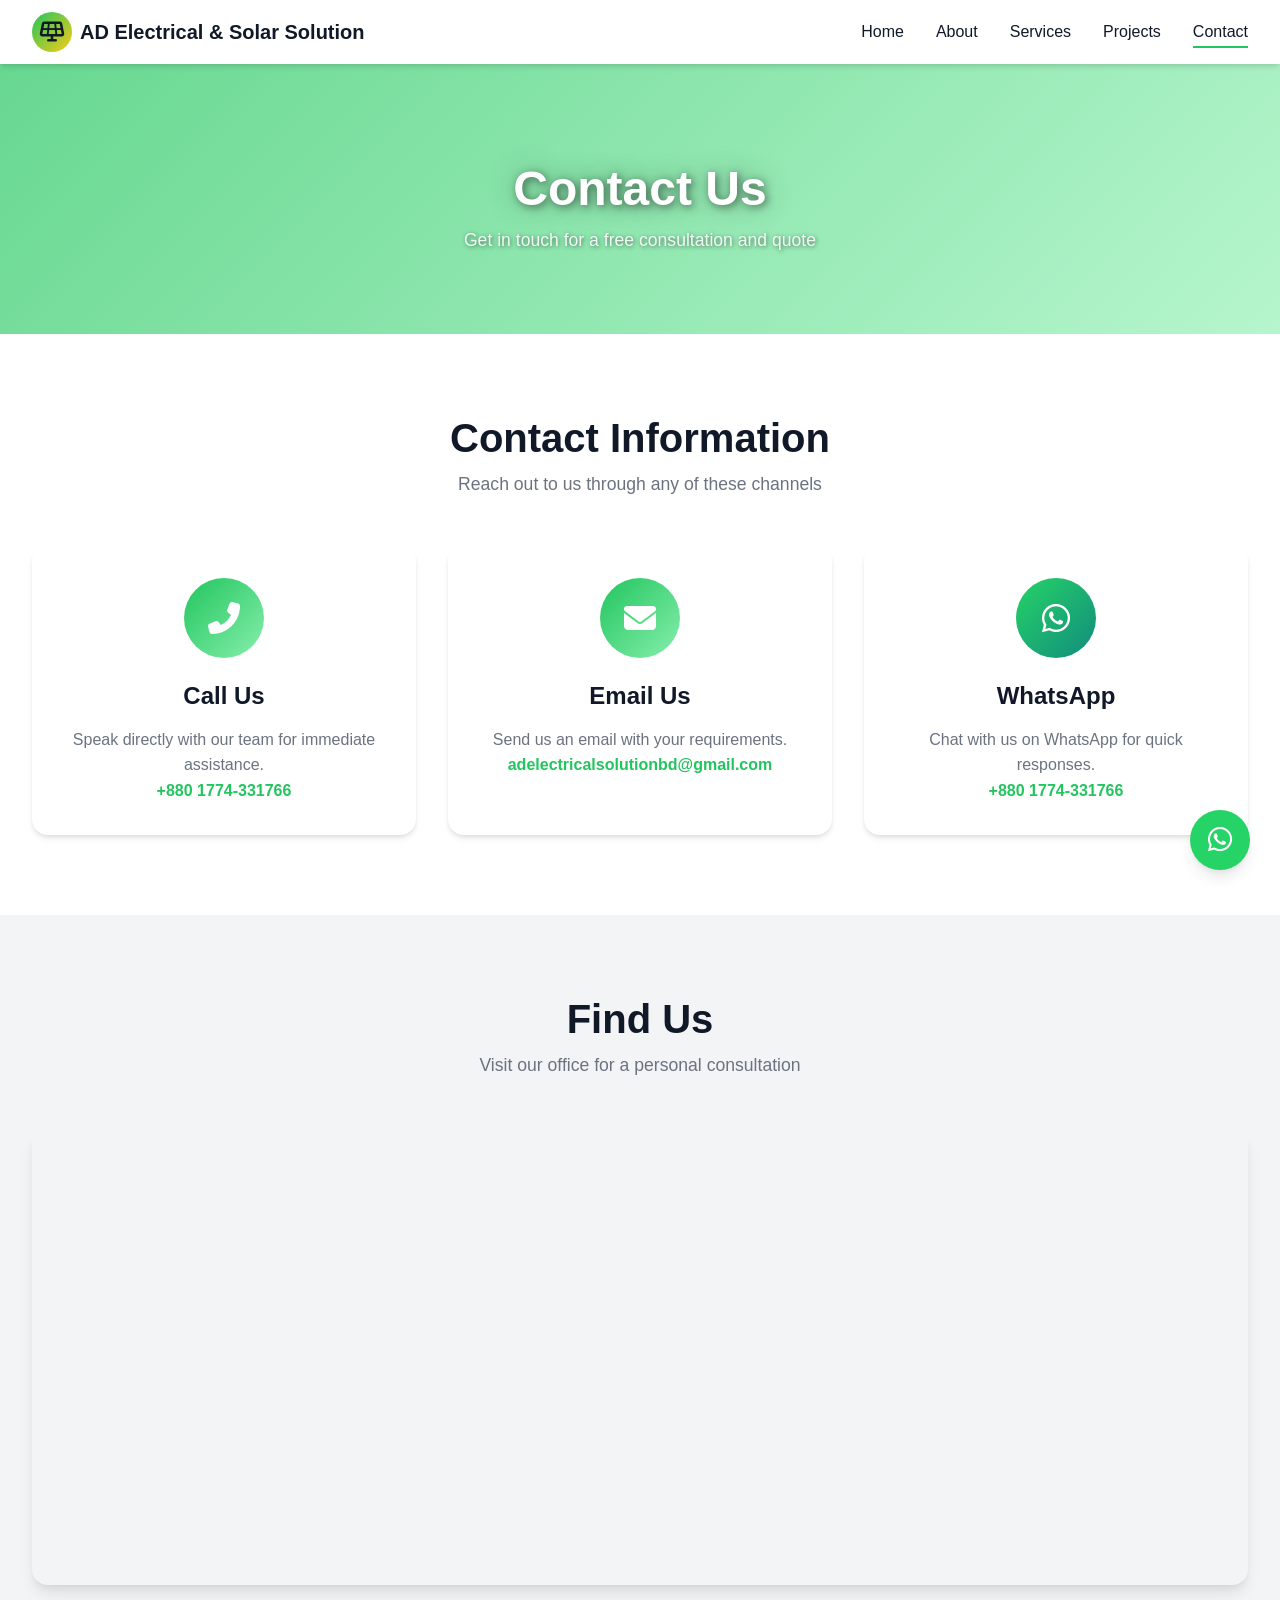
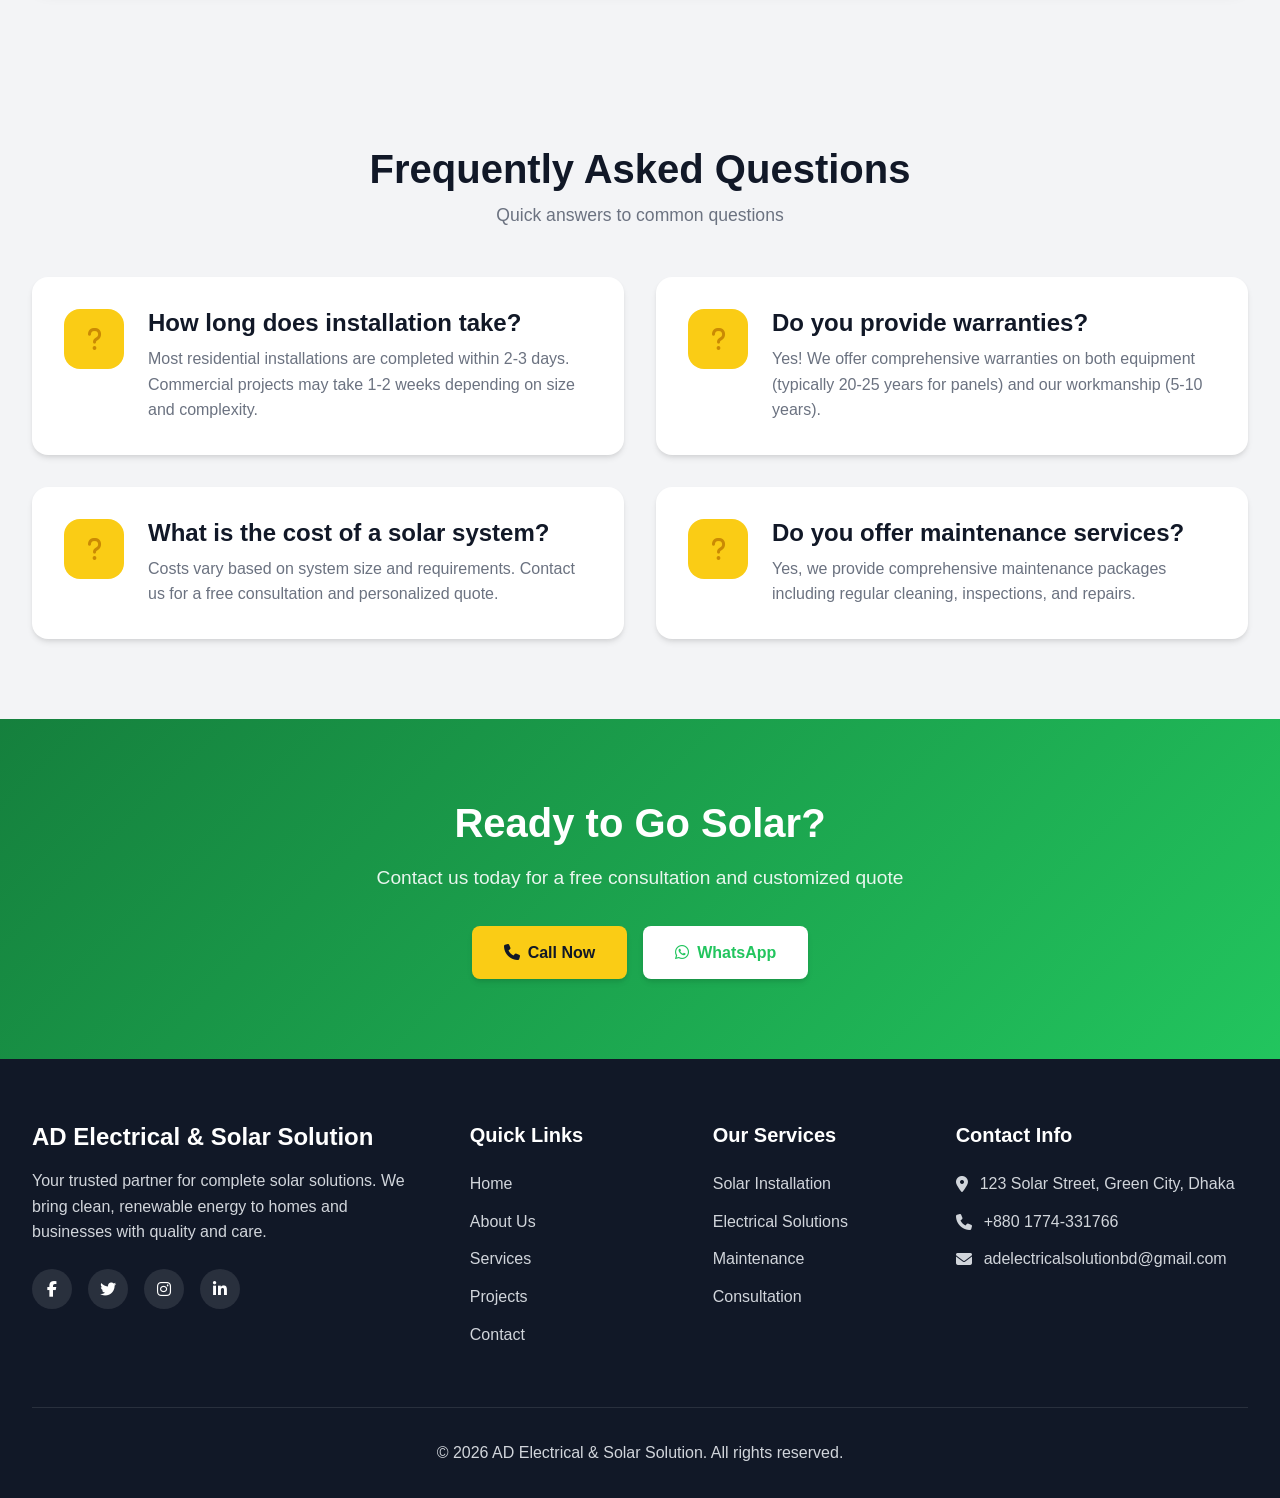
<file: contact.html>
<!DOCTYPE html>
<html lang="en">
<head>
  <meta charset="UTF-8">
  <meta name="viewport" content="width=device-width, initial-scale=1.0">
  <title>Contact Us | AD Electrical & Solar Solution</title>
  <meta name="description" content="Get in touch with AD Electrical & Solar Solution for a free consultation. Contact us via phone, email, or WhatsApp.">
  <link rel="stylesheet" href="assets/css/styles.css">
  <link rel="stylesheet" href="https://cdnjs.cloudflare.com/ajax/libs/font-awesome/6.4.0/css/all.min.css">
</head>
<body>
  <!-- Navbar -->
  <nav class="navbar scrolled">
    <div class="container">
      <a href="index.html" class="logo">
        <div class="logo-icon">
          <i class="fas fa-solar-panel"></i>
        </div>
        <span>AD Electrical & Solar Solution</span>
      </a>
      
      <ul class="nav-links">
        <li><a href="index.html">Home</a></li>
        <li><a href="about.html">About</a></li>
        <li><a href="services.html">Services</a></li>
        <li><a href="projects.html">Projects</a></li>
        <li><a href="contact.html" class="active">Contact</a></li>
      </ul>
      
      <button class="mobile-menu-btn" aria-label="Toggle menu">
        <span></span>
        <span></span>
        <span></span>
      </button>
    </div>
  </nav>
  
  <!-- Mobile Navigation -->
  <div class="mobile-nav">
    <a href="index.html">Home</a>
    <a href="about.html">About</a>
    <a href="services.html">Services</a>
    <a href="projects.html">Projects</a>
    <a href="contact.html" class="active">Contact</a>
  </div>
  <div class="overlay"></div>

  <!-- Page Banner -->
  <section class="page-banner">
    <div class="container">
      <h1>Contact Us</h1>
      <p>Get in touch for a free consultation and quote</p>
    </div>
  </section>

  <!-- Contact Info Cards Section -->
  <section class="section section-white">
    <div class="container">
      <h2 class="section-title fade-in">Contact Information</h2>
      <p class="section-subtitle fade-in">Reach out to us through any of these channels</p>
      
      <div class="services-grid" style="margin-top: 3rem;">
        <a href="tel:+8801774331766" class="service-card fade-in" style="text-decoration: none;">
          <div class="service-icon">
            <i class="fas fa-phone-alt"></i>
          </div>
          <h3>Call Us</h3>
          <p>Speak directly with our team for immediate assistance.</p>
          <span style="color: var(--primary-green); font-weight: 600;">+880 1774-331766</span>
        </a>
        
        <a href="mailto:adelectricalsolutionbd@gmail.com" class="service-card fade-in" style="text-decoration: none;">
          <div class="service-icon">
            <i class="fas fa-envelope"></i>
          </div>
          <h3>Email Us</h3>
          <p>Send us an email with your requirements.</p>
          <span style="color: var(--primary-green); font-weight: 600;">adelectricalsolutionbd@gmail.com</span>
        </a>
        
        <a href="https://wa.me/8801774331766" target="_blank" class="service-card fade-in" style="text-decoration: none;">
          <div class="service-icon" style="background: linear-gradient(135deg, #25d366, #128c7e);">
            <i class="fab fa-whatsapp"></i>
          </div>
          <h3>WhatsApp</h3>
          <p>Chat with us on WhatsApp for quick responses.</p>
          <span style="color: var(--primary-green); font-weight: 600;">+880 1774-331766</span>
        </a>
      </div>
    </div>
  </section>

  <!-- Map Section -->
  <section class="section section-light">
    <div class="container">
      <h2 class="section-title fade-in">Find Us</h2>
      <p class="section-subtitle fade-in">Visit our office for a personal consultation</p>
      
      <div class="fade-in" style="border-radius: 1rem; overflow: hidden; box-shadow: var(--shadow-lg);">
        <iframe 
          src="https://www.google.com/maps/embed?pb=!1m18!1m12!1m3!1d3651.54804200503!2d90.37467!3d23.763889!2m3!1f0!2f0!3f0!3m2!1i1024!2i768!4f13.1!3m3!1m2!1s0x3755b8ab9e8c0d4f%3A0x3c0b3e5f5e5e5e5e!2sDhaka!5e0!3m2!1sen!2sbd!4v1234567890" 
          width="100%" 
          height="450" 
          style="border:0;" 
          allowfullscreen="" 
          loading="lazy" 
          referrerpolicy="no-referrer-when-downgrade">
        </iframe>
      </div>
    </div>
  </section>

  <!-- FAQ Section -->
  <section class="section section-light">
    <div class="container">
      <h2 class="section-title fade-in">Frequently Asked Questions</h2>
      <p class="section-subtitle fade-in">Quick answers to common questions</p>
      
      <div class="why-choose-grid">
        <div class="why-choose-card fade-in">
          <div class="why-choose-icon">
            <i class="fas fa-question"></i>
          </div>
          <div class="why-choose-content">
            <h3>How long does installation take?</h3>
            <p>Most residential installations are completed within 2-3 days. Commercial projects may take 1-2 weeks depending on size and complexity.</p>
          </div>
        </div>
        
        <div class="why-choose-card fade-in">
          <div class="why-choose-icon">
            <i class="fas fa-question"></i>
          </div>
          <div class="why-choose-content">
            <h3>Do you provide warranties?</h3>
            <p>Yes! We offer comprehensive warranties on both equipment (typically 20-25 years for panels) and our workmanship (5-10 years).</p>
          </div>
        </div>
        
        <div class="why-choose-card fade-in">
          <div class="why-choose-icon">
            <i class="fas fa-question"></i>
          </div>
          <div class="why-choose-content">
            <h3>What is the cost of a solar system?</h3>
            <p>Costs vary based on system size and requirements. Contact us for a free consultation and personalized quote.</p>
          </div>
        </div>
        
        <div class="why-choose-card fade-in">
          <div class="why-choose-icon">
            <i class="fas fa-question"></i>
          </div>
          <div class="why-choose-content">
            <h3>Do you offer maintenance services?</h3>
            <p>Yes, we provide comprehensive maintenance packages including regular cleaning, inspections, and repairs.</p>
          </div>
        </div>
      </div>
    </div>
  </section>

  <!-- CTA Section -->
  <section class="section" style="background: linear-gradient(135deg, var(--dark-green), var(--primary-green));">
    <div class="container">
      <div class="text-center" style="color: white;">
        <h2 class="fade-in" style="color: white; margin-bottom: 1rem;">Ready to Go Solar?</h2>
        <p class="fade-in" style="color: rgba(255,255,255,0.9); font-size: 1.2rem; margin-bottom: 2rem;">Contact us today for a free consultation and customized quote</p>
        <div class="fade-in" style="display: flex; flex-wrap: wrap; gap: 1rem; justify-content: center;">
          <a href="tel:+8801774331766" class="btn btn-secondary">
            <i class="fas fa-phone"></i> Call Now
          </a>
          <a href="https://wa.me/8801774331766" target="_blank" class="btn btn-white">
            <i class="fab fa-whatsapp"></i> WhatsApp
          </a>
        </div>
      </div>
    </div>
  </section>

  <!-- WhatsApp Float Button -->
  <a href="https://wa.me/8801774331766" class="whatsapp-float" target="_blank" rel="noopener noreferrer" aria-label="Chat on WhatsApp">
    <i class="fab fa-whatsapp"></i>
  </a>

  <!-- Footer -->
  <footer class="footer">
    <div class="container">
      <div class="footer-grid">
        <div class="footer-brand">
          <h3>AD Electrical & Solar Solution</h3>
          <p>Your trusted partner for complete solar solutions. We bring clean, renewable energy to homes and businesses with quality and care.</p>
          <div class="footer-social">
            <a href="https://www.facebook.com/profile.php?id=61582756833952" target="_blank" aria-label="Facebook"><i class="fab fa-facebook-f"></i></a>
            <a href="#" aria-label="Twitter"><i class="fab fa-twitter"></i></a>
            <a href="#" aria-label="Instagram"><i class="fab fa-instagram"></i></a>
            <a href="#" aria-label="LinkedIn"><i class="fab fa-linkedin-in"></i></a>
          </div>
        </div>
        
        <div class="footer-links">
          <h4>Quick Links</h4>
          <ul>
            <li><a href="index.html">Home</a></li>
            <li><a href="about.html">About Us</a></li>
            <li><a href="services.html">Services</a></li>
            <li><a href="projects.html">Projects</a></li>
            <li><a href="contact.html">Contact</a></li>
          </ul>
        </div>
        
        <div class="footer-links">
          <h4>Our Services</h4>
          <ul>
            <li><a href="services.html">Solar Installation</a></li>
            <li><a href="services.html">Electrical Solutions</a></li>
            <li><a href="services.html">Maintenance</a></li>
            <li><a href="services.html">Consultation</a></li>
          </ul>
        </div>
        
        <div class="footer-contact">
          <h4>Contact Info</h4>
          <p><i class="fas fa-map-marker-alt"></i> 123 Solar Street, Green City, Dhaka</p>
          <p><i class="fas fa-phone"></i> +880 1774-331766</p>
          <p><i class="fas fa-envelope"></i> adelectricalsolutionbd@gmail.com</p>
        </div>
      </div>
      
      <div class="footer-bottom">
        <p>&copy; <span class="current-year"></span> AD Electrical & Solar Solution. All rights reserved.</p>
      </div>
    </div>
  </footer>

  <script src="assets/js/main.js"></script>
</body>
</html>
</file>
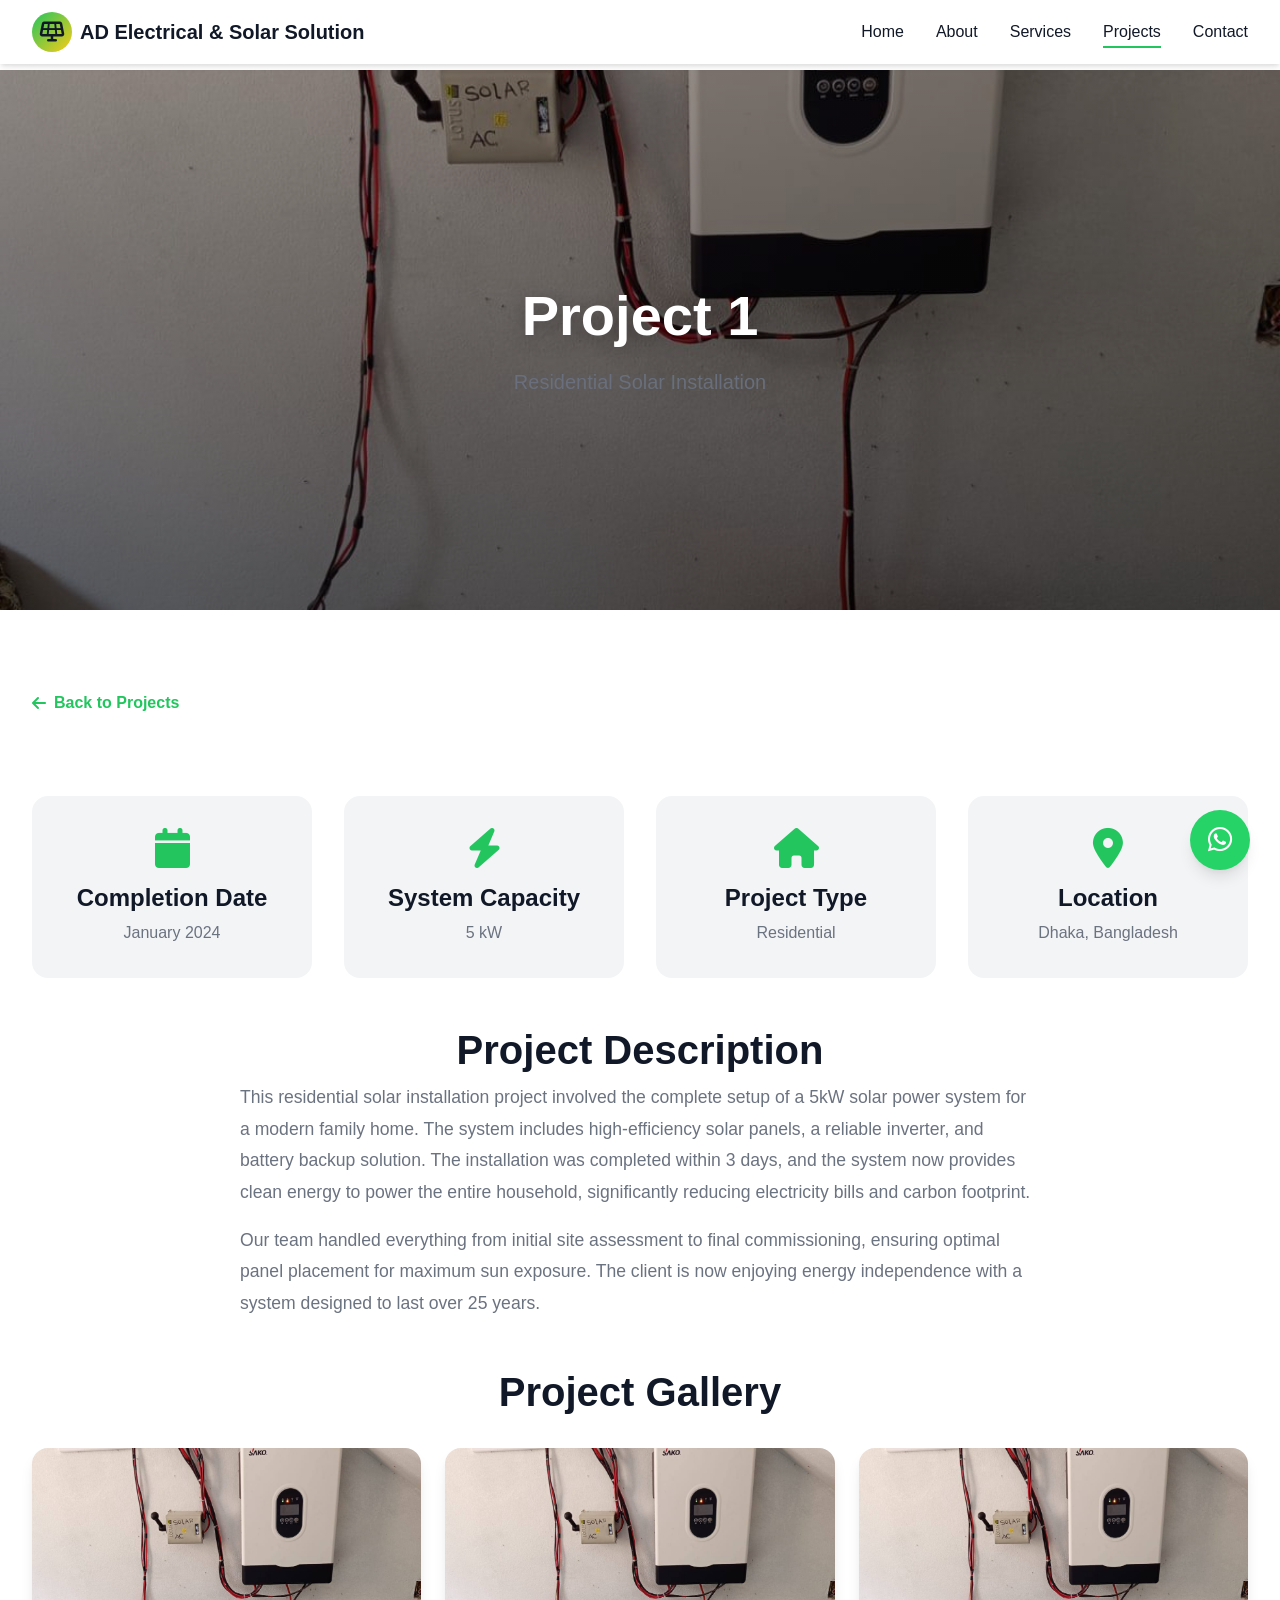
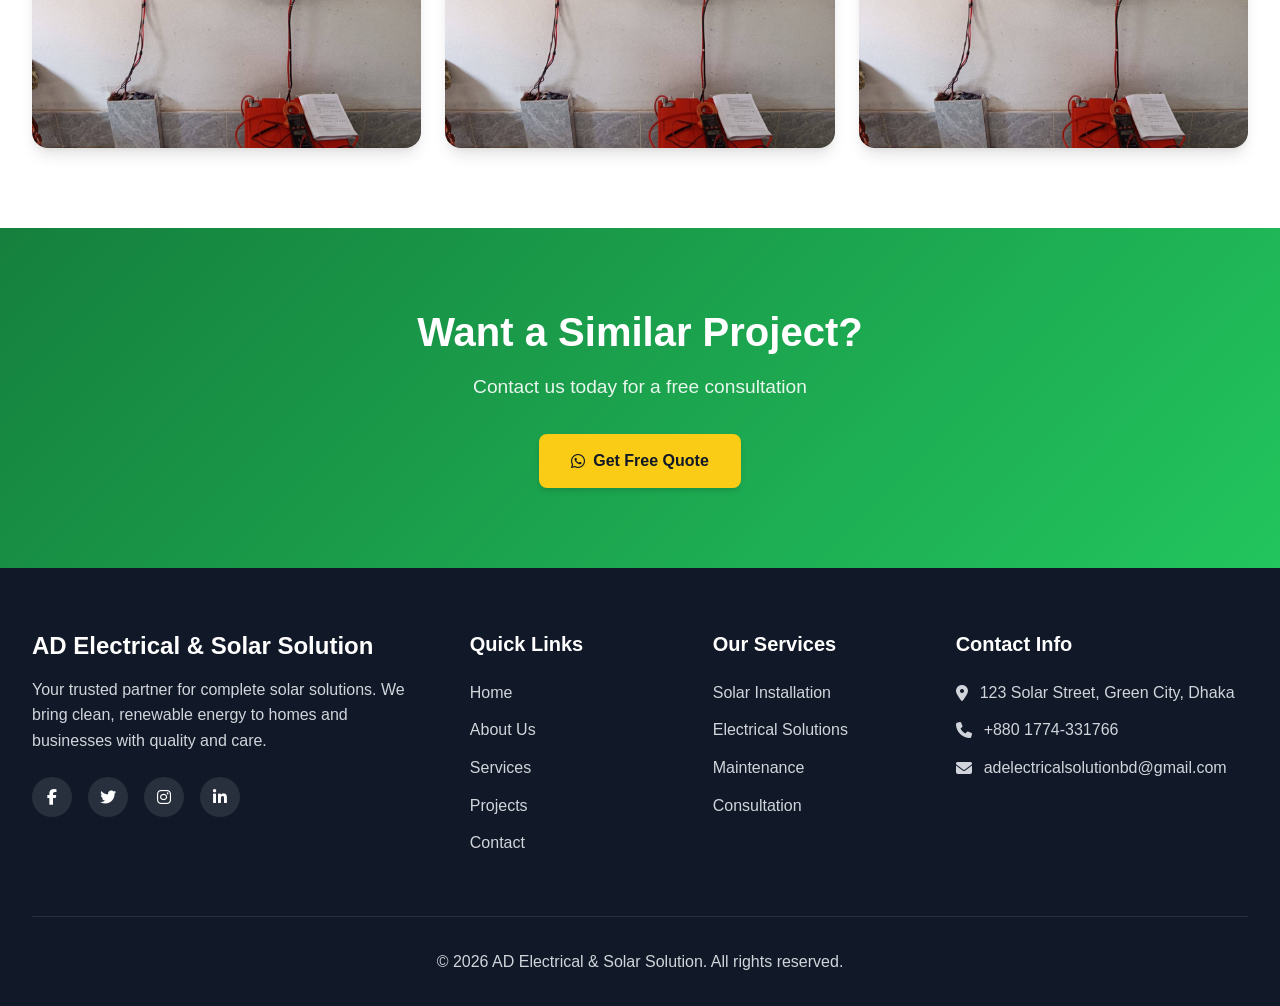
<file: project-detail-1.html>
<!DOCTYPE html>
<html lang="en">
<head>
  <meta charset="UTF-8">
  <meta name="viewport" content="width=device-width, initial-scale=1.0">
  <title>Project 1 | AD Electrical & Solar Solution</title>
  <meta name="description" content="Detailed view of Project 1 - Solar Installation by AD Electrical & Solar Solution.">
  <link rel="stylesheet" href="assets/css/styles.css">
  <link rel="stylesheet" href="https://cdnjs.cloudflare.com/ajax/libs/font-awesome/6.4.0/css/all.min.css">
  <style>
    .project-detail-hero {
      position: relative;
      height: 60vh;
      min-height: 400px;
      background-image: url('assets/images/projects/project1/project1_1.jpg');
      background-size: cover;
      background-position: center;
      display: flex;
      align-items: center;
      justify-content: center;
    }
    
    .project-detail-hero::before {
      content: '';
      position: absolute;
      top: 0;
      left: 0;
      right: 0;
      bottom: 0;
      background: linear-gradient(to bottom, rgba(0,0,0,0.4), rgba(0,0,0,0.6));
    }
    
    .project-detail-hero .container {
      position: relative;
      z-index: 2;
      text-align: center;
      color: white;
    }
    
    .project-detail-hero h1 {
      font-size: 3.5rem;
      margin-bottom: 1rem;
      text-shadow: 0 4px 20px rgba(0,0,0,0.3);
    }
    
    .project-detail-hero p {
      font-size: 1.25rem;
      opacity: 0.9;
    }
    
    .project-gallery {
      display: grid;
      grid-template-columns: repeat(auto-fit, minmax(300px, 1fr));
      gap: 1.5rem;
      margin-top: 2rem;
    }
    
    .project-gallery img {
      width: 100%;
      height: 300px;
      object-fit: cover;
      border-radius: 1rem;
      box-shadow: var(--shadow-lg);
      transition: transform 0.3s ease;
    }
    
    .project-gallery img:hover {
      transform: scale(1.02);
    }
    
    .project-info-grid {
      display: grid;
      grid-template-columns: repeat(auto-fit, minmax(200px, 1fr));
      gap: 2rem;
      margin: 3rem 0;
    }
    
    .project-info-item {
      text-align: center;
      padding: 2rem;
      background: var(--light-gray);
      border-radius: 1rem;
    }
    
    .project-info-item i {
      font-size: 2.5rem;
      color: var(--primary-green);
      margin-bottom: 1rem;
    }
    
    .project-info-item h3 {
      margin-bottom: 0.5rem;
    }
    
    .back-btn {
      display: inline-flex;
      align-items: center;
      gap: 0.5rem;
      margin-bottom: 2rem;
      color: var(--primary-green);
      font-weight: 600;
    }
    
    .back-btn:hover {
      color: var(--dark-green);
    }
  </style>
</head>
<body>
  <!-- Navbar -->
  <nav class="navbar scrolled">
    <div class="container">
      <a href="index.html" class="logo">
        <div class="logo-icon">
          <i class="fas fa-solar-panel"></i>
        </div>
        <span>AD Electrical & Solar Solution</span>
      </a>
      
      <ul class="nav-links">
        <li><a href="index.html">Home</a></li>
        <li><a href="about.html">About</a></li>
        <li><a href="services.html">Services</a></li>
        <li><a href="projects.html" class="active">Projects</a></li>
        <li><a href="contact.html">Contact</a></li>
      </ul>
      
      <button class="mobile-menu-btn" aria-label="Toggle menu">
        <span></span>
        <span></span>
        <span></span>
      </button>
    </div>
  </nav>
  
  <!-- Mobile Navigation -->
  <div class="mobile-nav">
    <a href="index.html">Home</a>
    <a href="about.html">About</a>
    <a href="services.html">Services</a>
    <a href="projects.html" class="active">Projects</a>
    <a href="contact.html">Contact</a>
  </div>
  <div class="overlay"></div>

  <!-- Project Detail Hero -->
  <section class="project-detail-hero" style="margin-top: 70px;">
    <div class="container">
      <h1>Project 1</h1>
      <p>Residential Solar Installation</p>
    </div>
  </section>

  <!-- Project Details Section -->
  <section class="section section-white">
    <div class="container">
      <a href="projects.html" class="back-btn">
        <i class="fas fa-arrow-left"></i> Back to Projects
      </a>
      
      <div class="project-info-grid fade-in">
        <div class="project-info-item">
          <i class="fas fa-calendar"></i>
          <h3>Completion Date</h3>
          <p>January 2024</p>
        </div>
        <div class="project-info-item">
          <i class="fas fa-bolt"></i>
          <h3>System Capacity</h3>
          <p>5 kW</p>
        </div>
        <div class="project-info-item">
          <i class="fas fa-home"></i>
          <h3>Project Type</h3>
          <p>Residential</p>
        </div>
        <div class="project-info-item">
          <i class="fas fa-map-marker-alt"></i>
          <h3>Location</h3>
          <p>Dhaka, Bangladesh</p>
        </div>
      </div>
      
      <h2 class="section-title fade-in">Project Description</h2>
      <div class="fade-in" style="max-width: 800px; margin: 0 auto 3rem;">
        <p style="font-size: 1.1rem; line-height: 1.8; color: var(--text-light);">
          This residential solar installation project involved the complete setup of a 5kW solar power system 
          for a modern family home. The system includes high-efficiency solar panels, a reliable inverter, 
          and battery backup solution. The installation was completed within 3 days, and the system now 
          provides clean energy to power the entire household, significantly reducing electricity bills 
          and carbon footprint.
        </p>
        <p style="font-size: 1.1rem; line-height: 1.8; color: var(--text-light); margin-top: 1rem;">
          Our team handled everything from initial site assessment to final commissioning, ensuring 
          optimal panel placement for maximum sun exposure. The client is now enjoying energy independence 
          with a system designed to last over 25 years.
        </p>
      </div>
      
      <h2 class="section-title fade-in">Project Gallery</h2>
      <div class="project-gallery fade-in">
        <img src="assets/images/projects/project1/project1_1.jpg" alt="Project 1 - Main View">
        <img src="assets/images/projects/project1/project1_1.jpg" alt="Project 1 - Detail View">
        <img src="assets/images/projects/project1/project1_1.jpg" alt="Project 1 - Installation View">
      </div>
    </div>
  </section>

  <!-- CTA Section -->
  <section class="section" style="background: linear-gradient(135deg, var(--dark-green), var(--primary-green));">
    <div class="container">
      <div class="text-center" style="color: white;">
        <h2 class="fade-in" style="color: white; margin-bottom: 1rem;">Want a Similar Project?</h2>
        <p class="fade-in" style="color: rgba(255,255,255,0.9); font-size: 1.2rem; margin-bottom: 2rem;">Contact us today for a free consultation</p>
        <a href="https://wa.me/8801774331766" target="_blank" rel="noopener noreferrer" class="btn btn-secondary fade-in">
          <i class="fab fa-whatsapp"></i> Get Free Quote
        </a>
      </div>
    </div>
  </section>

  <!-- WhatsApp Float Button -->
  <a href="https://wa.me/8801774331766" class="whatsapp-float" target="_blank" rel="noopener noreferrer" aria-label="Chat on WhatsApp">
    <i class="fab fa-whatsapp"></i>
  </a>

  <!-- Footer -->
  <footer class="footer">
    <div class="container">
      <div class="footer-grid">
        <div class="footer-brand">
          <h3>AD Electrical & Solar Solution</h3>
          <p>Your trusted partner for complete solar solutions. We bring clean, renewable energy to homes and businesses with quality and care.</p>
          <div class="footer-social">
            <a href="https://www.facebook.com/profile.php?id=61582756833952" target="_blank" aria-label="Facebook"><i class="fab fa-facebook-f"></i></a>
            <a href="#" aria-label="Twitter"><i class="fab fa-twitter"></i></a>
            <a href="#" aria-label="Instagram"><i class="fab fa-instagram"></i></a>
            <a href="#" aria-label="LinkedIn"><i class="fab fa-linkedin-in"></i></a>
          </div>
        </div>
        
        <div class="footer-links">
          <h4>Quick Links</h4>
          <ul>
            <li><a href="index.html">Home</a></li>
            <li><a href="about.html">About Us</a></li>
            <li><a href="services.html">Services</a></li>
            <li><a href="projects.html">Projects</a></li>
            <li><a href="contact.html">Contact</a></li>
          </ul>
        </div>
        
        <div class="footer-links">
          <h4>Our Services</h4>
          <ul>
            <li><a href="services.html">Solar Installation</a></li>
            <li><a href="services.html">Electrical Solutions</a></li>
            <li><a href="services.html">Maintenance</a></li>
            <li><a href="services.html">Consultation</a></li>
          </ul>
        </div>
        
        <div class="footer-contact">
          <h4>Contact Info</h4>
          <p><i class="fas fa-map-marker-alt"></i> 123 Solar Street, Green City, Dhaka</p>
          <p><i class="fas fa-phone"></i> +880 1774-331766</p>
          <p><i class="fas fa-envelope"></i> adelectricalsolutionbd@gmail.com</p>
        </div>
      </div>
      
      <div class="footer-bottom">
        <p>&copy; <span class="current-year"></span> AD Electrical & Solar Solution. All rights reserved.</p>
      </div>
    </div>
  </footer>

  <script src="assets/js/main.js"></script>
</body>
</html>
</file>
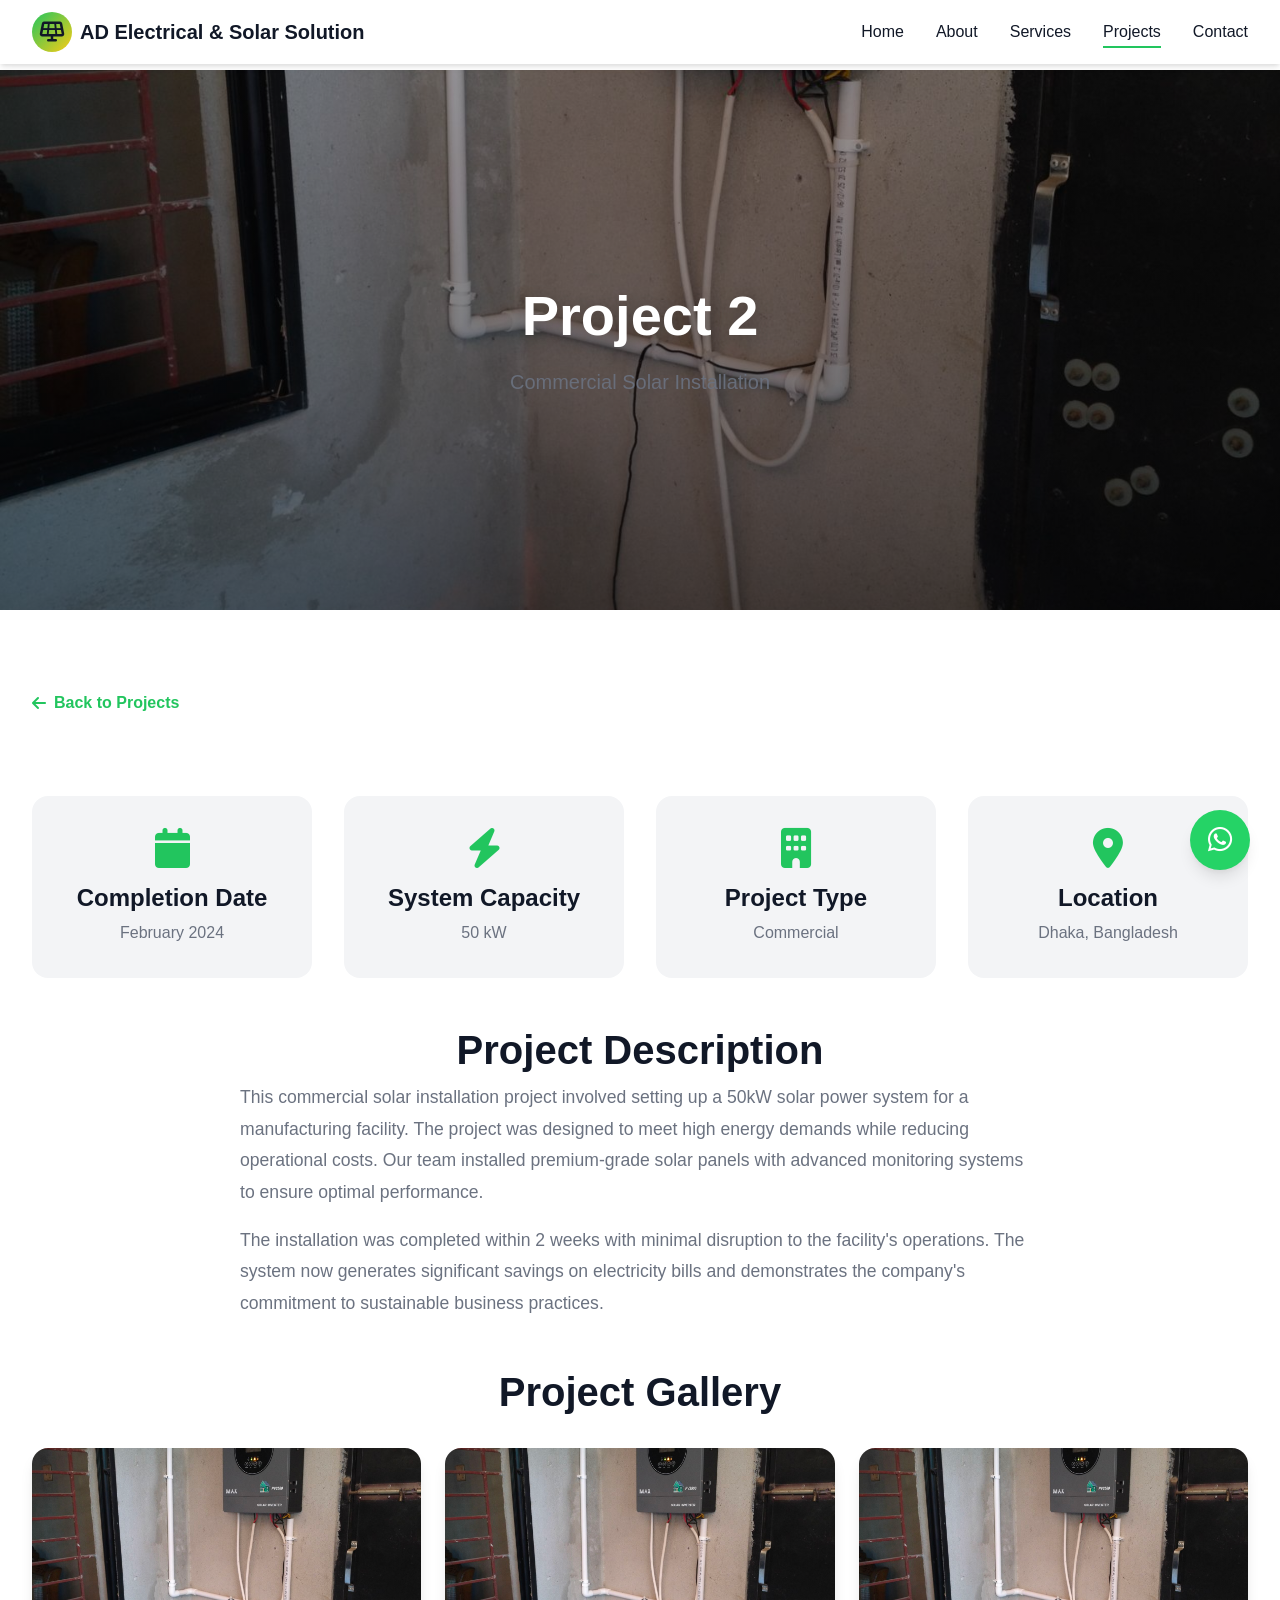
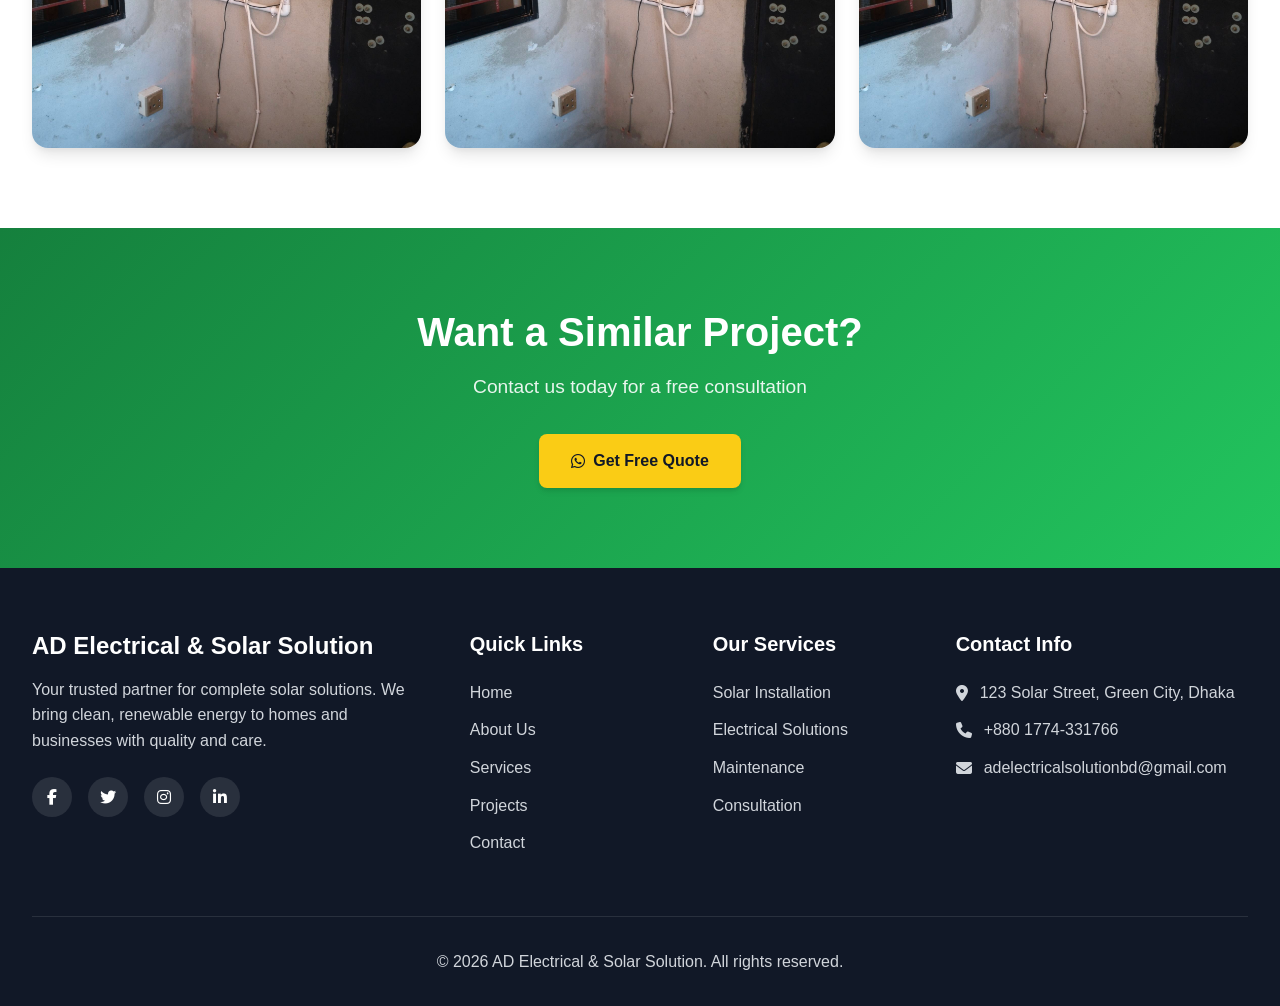
<file: project-detail-2.html>
<!DOCTYPE html>
<html lang="en">
<head>
  <meta charset="UTF-8">
  <meta name="viewport" content="width=device-width, initial-scale=1.0">
  <title>Project 2 | AD Electrical & Solar Solution</title>
  <meta name="description" content="Detailed view of Project 2 - Solar Installation by AD Electrical & Solar Solution.">
  <link rel="stylesheet" href="assets/css/styles.css">
  <link rel="stylesheet" href="https://cdnjs.cloudflare.com/ajax/libs/font-awesome/6.4.0/css/all.min.css">
  <style>
    .project-detail-hero {
      position: relative;
      height: 60vh;
      min-height: 400px;
      background-image: url('assets/images/projects/project2/project2_1.jpg');
      background-size: cover;
      background-position: center;
      display: flex;
      align-items: center;
      justify-content: center;
    }
    
    .project-detail-hero::before {
      content: '';
      position: absolute;
      top: 0;
      left: 0;
      right: 0;
      bottom: 0;
      background: linear-gradient(to bottom, rgba(0,0,0,0.4), rgba(0,0,0,0.6));
    }
    
    .project-detail-hero .container {
      position: relative;
      z-index: 2;
      text-align: center;
      color: white;
    }
    
    .project-detail-hero h1 {
      font-size: 3.5rem;
      margin-bottom: 1rem;
      text-shadow: 0 4px 20px rgba(0,0,0,0.3);
    }
    
    .project-detail-hero p {
      font-size: 1.25rem;
      opacity: 0.9;
    }
    
    .project-gallery {
      display: grid;
      grid-template-columns: repeat(auto-fit, minmax(300px, 1fr));
      gap: 1.5rem;
      margin-top: 2rem;
    }
    
    .project-gallery img {
      width: 100%;
      height: 300px;
      object-fit: cover;
      border-radius: 1rem;
      box-shadow: var(--shadow-lg);
      transition: transform 0.3s ease;
    }
    
    .project-gallery img:hover {
      transform: scale(1.02);
    }
    
    .project-info-grid {
      display: grid;
      grid-template-columns: repeat(auto-fit, minmax(200px, 1fr));
      gap: 2rem;
      margin: 3rem 0;
    }
    
    .project-info-item {
      text-align: center;
      padding: 2rem;
      background: var(--light-gray);
      border-radius: 1rem;
    }
    
    .project-info-item i {
      font-size: 2.5rem;
      color: var(--primary-green);
      margin-bottom: 1rem;
    }
    
    .project-info-item h3 {
      margin-bottom: 0.5rem;
    }
    
    .back-btn {
      display: inline-flex;
      align-items: center;
      gap: 0.5rem;
      margin-bottom: 2rem;
      color: var(--primary-green);
      font-weight: 600;
    }
    
    .back-btn:hover {
      color: var(--dark-green);
    }
  </style>
</head>
<body>
  <!-- Navbar -->
  <nav class="navbar scrolled">
    <div class="container">
      <a href="index.html" class="logo">
        <div class="logo-icon">
          <i class="fas fa-solar-panel"></i>
        </div>
        <span>AD Electrical & Solar Solution</span>
      </a>
      
      <ul class="nav-links">
        <li><a href="index.html">Home</a></li>
        <li><a href="about.html">About</a></li>
        <li><a href="services.html">Services</a></li>
        <li><a href="projects.html" class="active">Projects</a></li>
        <li><a href="contact.html">Contact</a></li>
      </ul>
      
      <button class="mobile-menu-btn" aria-label="Toggle menu">
        <span></span>
        <span></span>
        <span></span>
      </button>
    </div>
  </nav>
  
  <!-- Mobile Navigation -->
  <div class="mobile-nav">
    <a href="index.html">Home</a>
    <a href="about.html">About</a>
    <a href="services.html">Services</a>
    <a href="projects.html" class="active">Projects</a>
    <a href="contact.html">Contact</a>
  </div>
  <div class="overlay"></div>

  <!-- Project Detail Hero -->
  <section class="project-detail-hero" style="margin-top: 70px;">
    <div class="container">
      <h1>Project 2</h1>
      <p>Commercial Solar Installation</p>
    </div>
  </section>

  <!-- Project Details Section -->
  <section class="section section-white">
    <div class="container">
      <a href="projects.html" class="back-btn">
        <i class="fas fa-arrow-left"></i> Back to Projects
      </a>
      
      <div class="project-info-grid fade-in">
        <div class="project-info-item">
          <i class="fas fa-calendar"></i>
          <h3>Completion Date</h3>
          <p>February 2024</p>
        </div>
        <div class="project-info-item">
          <i class="fas fa-bolt"></i>
          <h3>System Capacity</h3>
          <p>50 kW</p>
        </div>
        <div class="project-info-item">
          <i class="fas fa-building"></i>
          <h3>Project Type</h3>
          <p>Commercial</p>
        </div>
        <div class="project-info-item">
          <i class="fas fa-map-marker-alt"></i>
          <h3>Location</h3>
          <p>Dhaka, Bangladesh</p>
        </div>
      </div>
      
      <h2 class="section-title fade-in">Project Description</h2>
      <div class="fade-in" style="max-width: 800px; margin: 0 auto 3rem;">
        <p style="font-size: 1.1rem; line-height: 1.8; color: var(--text-light);">
          This commercial solar installation project involved setting up a 50kW solar power system for a 
          manufacturing facility. The project was designed to meet high energy demands while reducing 
          operational costs. Our team installed premium-grade solar panels with advanced monitoring systems 
          to ensure optimal performance.
        </p>
        <p style="font-size: 1.1rem; line-height: 1.8; color: var(--text-light); margin-top: 1rem;">
          The installation was completed within 2 weeks with minimal disruption to the facility's operations. 
          The system now generates significant savings on electricity bills and demonstrates the company's 
          commitment to sustainable business practices.
        </p>
      </div>
      
      <h2 class="section-title fade-in">Project Gallery</h2>
      <div class="project-gallery fade-in">
        <img src="assets/images/projects/project2/project2_1.jpg" alt="Project 2 - Main View">
        <img src="assets/images/projects/project2/project2_1.jpg" alt="Project 2 - Detail View">
        <img src="assets/images/projects/project2/project2_1.jpg" alt="Project 2 - Installation View">
      </div>
    </div>
  </section>

  <!-- CTA Section -->
  <section class="section" style="background: linear-gradient(135deg, var(--dark-green), var(--primary-green));">
    <div class="container">
      <div class="text-center" style="color: white;">
        <h2 class="fade-in" style="color: white; margin-bottom: 1rem;">Want a Similar Project?</h2>
        <p class="fade-in" style="color: rgba(255,255,255,0.9); font-size: 1.2rem; margin-bottom: 2rem;">Contact us today for a free consultation</p>
        <a href="https://wa.me/8801774331766" target="_blank" rel="noopener noreferrer" class="btn btn-secondary fade-in">
          <i class="fab fa-whatsapp"></i> Get Free Quote
        </a>
      </div>
    </div>
  </section>

  <!-- WhatsApp Float Button -->
  <a href="https://wa.me/8801774331766" class="whatsapp-float" target="_blank" rel="noopener noreferrer" aria-label="Chat on WhatsApp">
    <i class="fab fa-whatsapp"></i>
  </a>

  <!-- Footer -->
  <footer class="footer">
    <div class="container">
      <div class="footer-grid">
        <div class="footer-brand">
          <h3>AD Electrical & Solar Solution</h3>
          <p>Your trusted partner for complete solar solutions. We bring clean, renewable energy to homes and businesses with quality and care.</p>
          <div class="footer-social">
            <a href="https://www.facebook.com/profile.php?id=61582756833952" target="_blank" aria-label="Facebook"><i class="fab fa-facebook-f"></i></a>
            <a href="#" aria-label="Twitter"><i class="fab fa-twitter"></i></a>
            <a href="#" aria-label="Instagram"><i class="fab fa-instagram"></i></a>
            <a href="#" aria-label="LinkedIn"><i class="fab fa-linkedin-in"></i></a>
          </div>
        </div>
        
        <div class="footer-links">
          <h4>Quick Links</h4>
          <ul>
            <li><a href="index.html">Home</a></li>
            <li><a href="about.html">About Us</a></li>
            <li><a href="services.html">Services</a></li>
            <li><a href="projects.html">Projects</a></li>
            <li><a href="contact.html">Contact</a></li>
          </ul>
        </div>
        
        <div class="footer-links">
          <h4>Our Services</h4>
          <ul>
            <li><a href="services.html">Solar Installation</a></li>
            <li><a href="services.html">Electrical Solutions</a></li>
            <li><a href="services.html">Maintenance</a></li>
            <li><a href="services.html">Consultation</a></li>
          </ul>
        </div>
        
        <div class="footer-contact">
          <h4>Contact Info</h4>
          <p><i class="fas fa-map-marker-alt"></i> 123 Solar Street, Green City, Dhaka</p>
          <p><i class="fas fa-phone"></i> +880 1774-331766</p>
          <p><i class="fas fa-envelope"></i> adelectricalsolutionbd@gmail.com</p>
        </div>
      </div>
      
      <div class="footer-bottom">
        <p>&copy; <span class="current-year"></span> AD Electrical & Solar Solution. All rights reserved.</p>
      </div>
    </div>
  </footer>

  <script src="assets/js/main.js"></script>
</body>
</html>
</file>
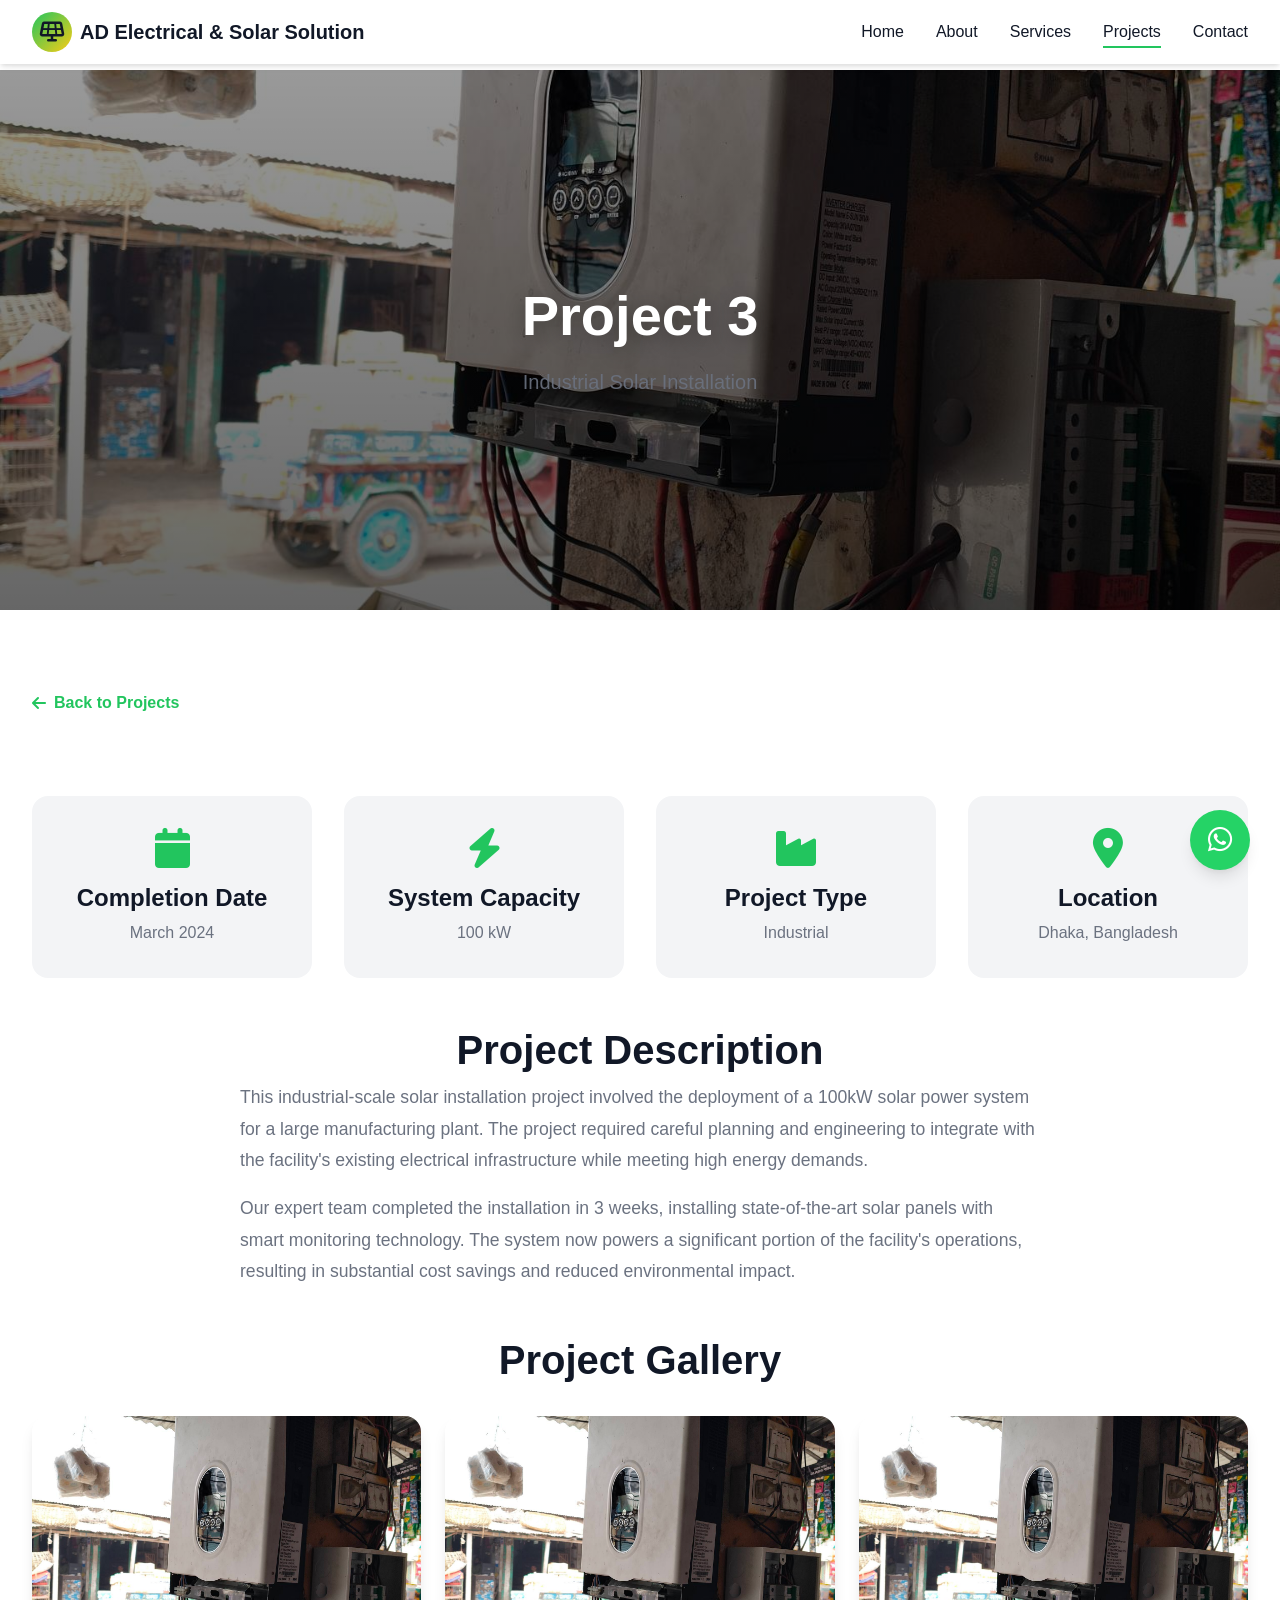
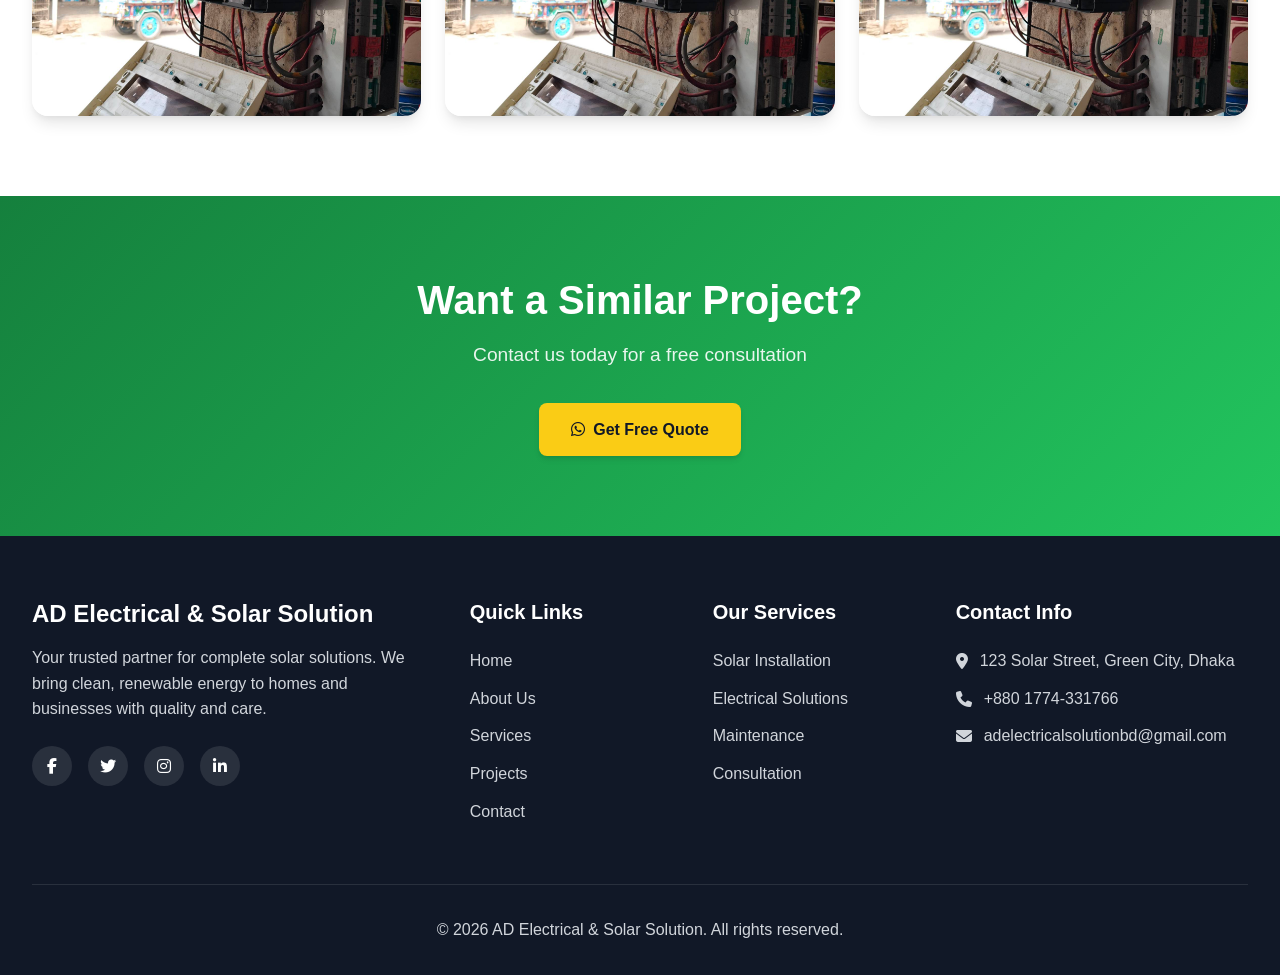
<file: project-detail-3.html>
<!DOCTYPE html>
<html lang="en">
<head>
  <meta charset="UTF-8">
  <meta name="viewport" content="width=device-width, initial-scale=1.0">
  <title>Project 3 | AD Electrical & Solar Solution</title>
  <meta name="description" content="Detailed view of Project 3 - Solar Installation by AD Electrical & Solar Solution.">
  <link rel="stylesheet" href="assets/css/styles.css">
  <link rel="stylesheet" href="https://cdnjs.cloudflare.com/ajax/libs/font-awesome/6.4.0/css/all.min.css">
  <style>
    .project-detail-hero {
      position: relative;
      height: 60vh;
      min-height: 400px;
      background-image: url('assets/images/projects/project3/project3_1.jpg');
      background-size: cover;
      background-position: center;
      display: flex;
      align-items: center;
      justify-content: center;
    }
    
    .project-detail-hero::before {
      content: '';
      position: absolute;
      top: 0;
      left: 0;
      right: 0;
      bottom: 0;
      background: linear-gradient(to bottom, rgba(0,0,0,0.4), rgba(0,0,0,0.6));
    }
    
    .project-detail-hero .container {
      position: relative;
      z-index: 2;
      text-align: center;
      color: white;
    }
    
    .project-detail-hero h1 {
      font-size: 3.5rem;
      margin-bottom: 1rem;
      text-shadow: 0 4px 20px rgba(0,0,0,0.3);
    }
    
    .project-detail-hero p {
      font-size: 1.25rem;
      opacity: 0.9;
    }
    
    .project-gallery {
      display: grid;
      grid-template-columns: repeat(auto-fit, minmax(300px, 1fr));
      gap: 1.5rem;
      margin-top: 2rem;
    }
    
    .project-gallery img {
      width: 100%;
      height: 300px;
      object-fit: cover;
      border-radius: 1rem;
      box-shadow: var(--shadow-lg);
      transition: transform 0.3s ease;
    }
    
    .project-gallery img:hover {
      transform: scale(1.02);
    }
    
    .project-info-grid {
      display: grid;
      grid-template-columns: repeat(auto-fit, minmax(200px, 1fr));
      gap: 2rem;
      margin: 3rem 0;
    }
    
    .project-info-item {
      text-align: center;
      padding: 2rem;
      background: var(--light-gray);
      border-radius: 1rem;
    }
    
    .project-info-item i {
      font-size: 2.5rem;
      color: var(--primary-green);
      margin-bottom: 1rem;
    }
    
    .project-info-item h3 {
      margin-bottom: 0.5rem;
    }
    
    .back-btn {
      display: inline-flex;
      align-items: center;
      gap: 0.5rem;
      margin-bottom: 2rem;
      color: var(--primary-green);
      font-weight: 600;
    }
    
    .back-btn:hover {
      color: var(--dark-green);
    }
  </style>
</head>
<body>
  <!-- Navbar -->
  <nav class="navbar scrolled">
    <div class="container">
      <a href="index.html" class="logo">
        <div class="logo-icon">
          <i class="fas fa-solar-panel"></i>
        </div>
        <span>AD Electrical & Solar Solution</span>
      </a>
      
      <ul class="nav-links">
        <li><a href="index.html">Home</a></li>
        <li><a href="about.html">About</a></li>
        <li><a href="services.html">Services</a></li>
        <li><a href="projects.html" class="active">Projects</a></li>
        <li><a href="contact.html">Contact</a></li>
      </ul>
      
      <button class="mobile-menu-btn" aria-label="Toggle menu">
        <span></span>
        <span></span>
        <span></span>
      </button>
    </div>
  </nav>
  
  <!-- Mobile Navigation -->
  <div class="mobile-nav">
    <a href="index.html">Home</a>
    <a href="about.html">About</a>
    <a href="services.html">Services</a>
    <a href="projects.html" class="active">Projects</a>
    <a href="contact.html">Contact</a>
  </div>
  <div class="overlay"></div>

  <!-- Project Detail Hero -->
  <section class="project-detail-hero" style="margin-top: 70px;">
    <div class="container">
      <h1>Project 3</h1>
      <p>Industrial Solar Installation</p>
    </div>
  </section>

  <!-- Project Details Section -->
  <section class="section section-white">
    <div class="container">
      <a href="projects.html" class="back-btn">
        <i class="fas fa-arrow-left"></i> Back to Projects
      </a>
      
      <div class="project-info-grid fade-in">
        <div class="project-info-item">
          <i class="fas fa-calendar"></i>
          <h3>Completion Date</h3>
          <p>March 2024</p>
        </div>
        <div class="project-info-item">
          <i class="fas fa-bolt"></i>
          <h3>System Capacity</h3>
          <p>100 kW</p>
        </div>
        <div class="project-info-item">
          <i class="fas fa-industry"></i>
          <h3>Project Type</h3>
          <p>Industrial</p>
        </div>
        <div class="project-info-item">
          <i class="fas fa-map-marker-alt"></i>
          <h3>Location</h3>
          <p>Dhaka, Bangladesh</p>
        </div>
      </div>
      
      <h2 class="section-title fade-in">Project Description</h2>
      <div class="fade-in" style="max-width: 800px; margin: 0 auto 3rem;">
        <p style="font-size: 1.1rem; line-height: 1.8; color: var(--text-light);">
          This industrial-scale solar installation project involved the deployment of a 100kW solar power 
          system for a large manufacturing plant. The project required careful planning and engineering 
          to integrate with the facility's existing electrical infrastructure while meeting high energy demands.
        </p>
        <p style="font-size: 1.1rem; line-height: 1.8; color: var(--text-light); margin-top: 1rem;">
          Our expert team completed the installation in 3 weeks, installing state-of-the-art solar panels 
          with smart monitoring technology. The system now powers a significant portion of the facility's 
          operations, resulting in substantial cost savings and reduced environmental impact.
        </p>
      </div>
      
      <h2 class="section-title fade-in">Project Gallery</h2>
      <div class="project-gallery fade-in">
        <img src="assets/images/projects/project3/project3_1.jpg" alt="Project 3 - Main View">
        <img src="assets/images/projects/project3/project3_1.jpg" alt="Project 3 - Detail View">
        <img src="assets/images/projects/project3/project3_1.jpg" alt="Project 3 - Installation View">
      </div>
    </div>
  </section>

  <!-- CTA Section -->
  <section class="section" style="background: linear-gradient(135deg, var(--dark-green), var(--primary-green));">
    <div class="container">
      <div class="text-center" style="color: white;">
        <h2 class="fade-in" style="color: white; margin-bottom: 1rem;">Want a Similar Project?</h2>
        <p class="fade-in" style="color: rgba(255,255,255,0.9); font-size: 1.2rem; margin-bottom: 2rem;">Contact us today for a free consultation</p>
        <a href="https://wa.me/8801774331766" target="_blank" rel="noopener noreferrer" class="btn btn-secondary fade-in">
          <i class="fab fa-whatsapp"></i> Get Free Quote
        </a>
      </div>
    </div>
  </section>

  <!-- WhatsApp Float Button -->
  <a href="https://wa.me/8801774331766" class="whatsapp-float" target="_blank" rel="noopener noreferrer" aria-label="Chat on WhatsApp">
    <i class="fab fa-whatsapp"></i>
  </a>

  <!-- Footer -->
  <footer class="footer">
    <div class="container">
      <div class="footer-grid">
        <div class="footer-brand">
          <h3>AD Electrical & Solar Solution</h3>
          <p>Your trusted partner for complete solar solutions. We bring clean, renewable energy to homes and businesses with quality and care.</p>
          <div class="footer-social">
            <a href="https://www.facebook.com/profile.php?id=61582756833952" target="_blank" aria-label="Facebook"><i class="fab fa-facebook-f"></i></a>
            <a href="#" aria-label="Twitter"><i class="fab fa-twitter"></i></a>
            <a href="#" aria-label="Instagram"><i class="fab fa-instagram"></i></a>
            <a href="#" aria-label="LinkedIn"><i class="fab fa-linkedin-in"></i></a>
          </div>
        </div>
        
        <div class="footer-links">
          <h4>Quick Links</h4>
          <ul>
            <li><a href="index.html">Home</a></li>
            <li><a href="about.html">About Us</a></li>
            <li><a href="services.html">Services</a></li>
            <li><a href="projects.html">Projects</a></li>
            <li><a href="contact.html">Contact</a></li>
          </ul>
        </div>
        
        <div class="footer-links">
          <h4>Our Services</h4>
          <ul>
            <li><a href="services.html">Solar Installation</a></li>
            <li><a href="services.html">Electrical Solutions</a></li>
            <li><a href="services.html">Maintenance</a></li>
            <li><a href="services.html">Consultation</a></li>
          </ul>
        </div>
        
        <div class="footer-contact">
          <h4>Contact Info</h4>
          <p><i class="fas fa-map-marker-alt"></i> 123 Solar Street, Green City, Dhaka</p>
          <p><i class="fas fa-phone"></i> +880 1774-331766</p>
          <p><i class="fas fa-envelope"></i> adelectricalsolutionbd@gmail.com</p>
        </div>
      </div>
      
      <div class="footer-bottom">
        <p>&copy; <span class="current-year"></span> AD Electrical & Solar Solution. All rights reserved.</p>
      </div>
    </div>
  </footer>

  <script src="assets/js/main.js"></script>
</body>
</html>
</file>
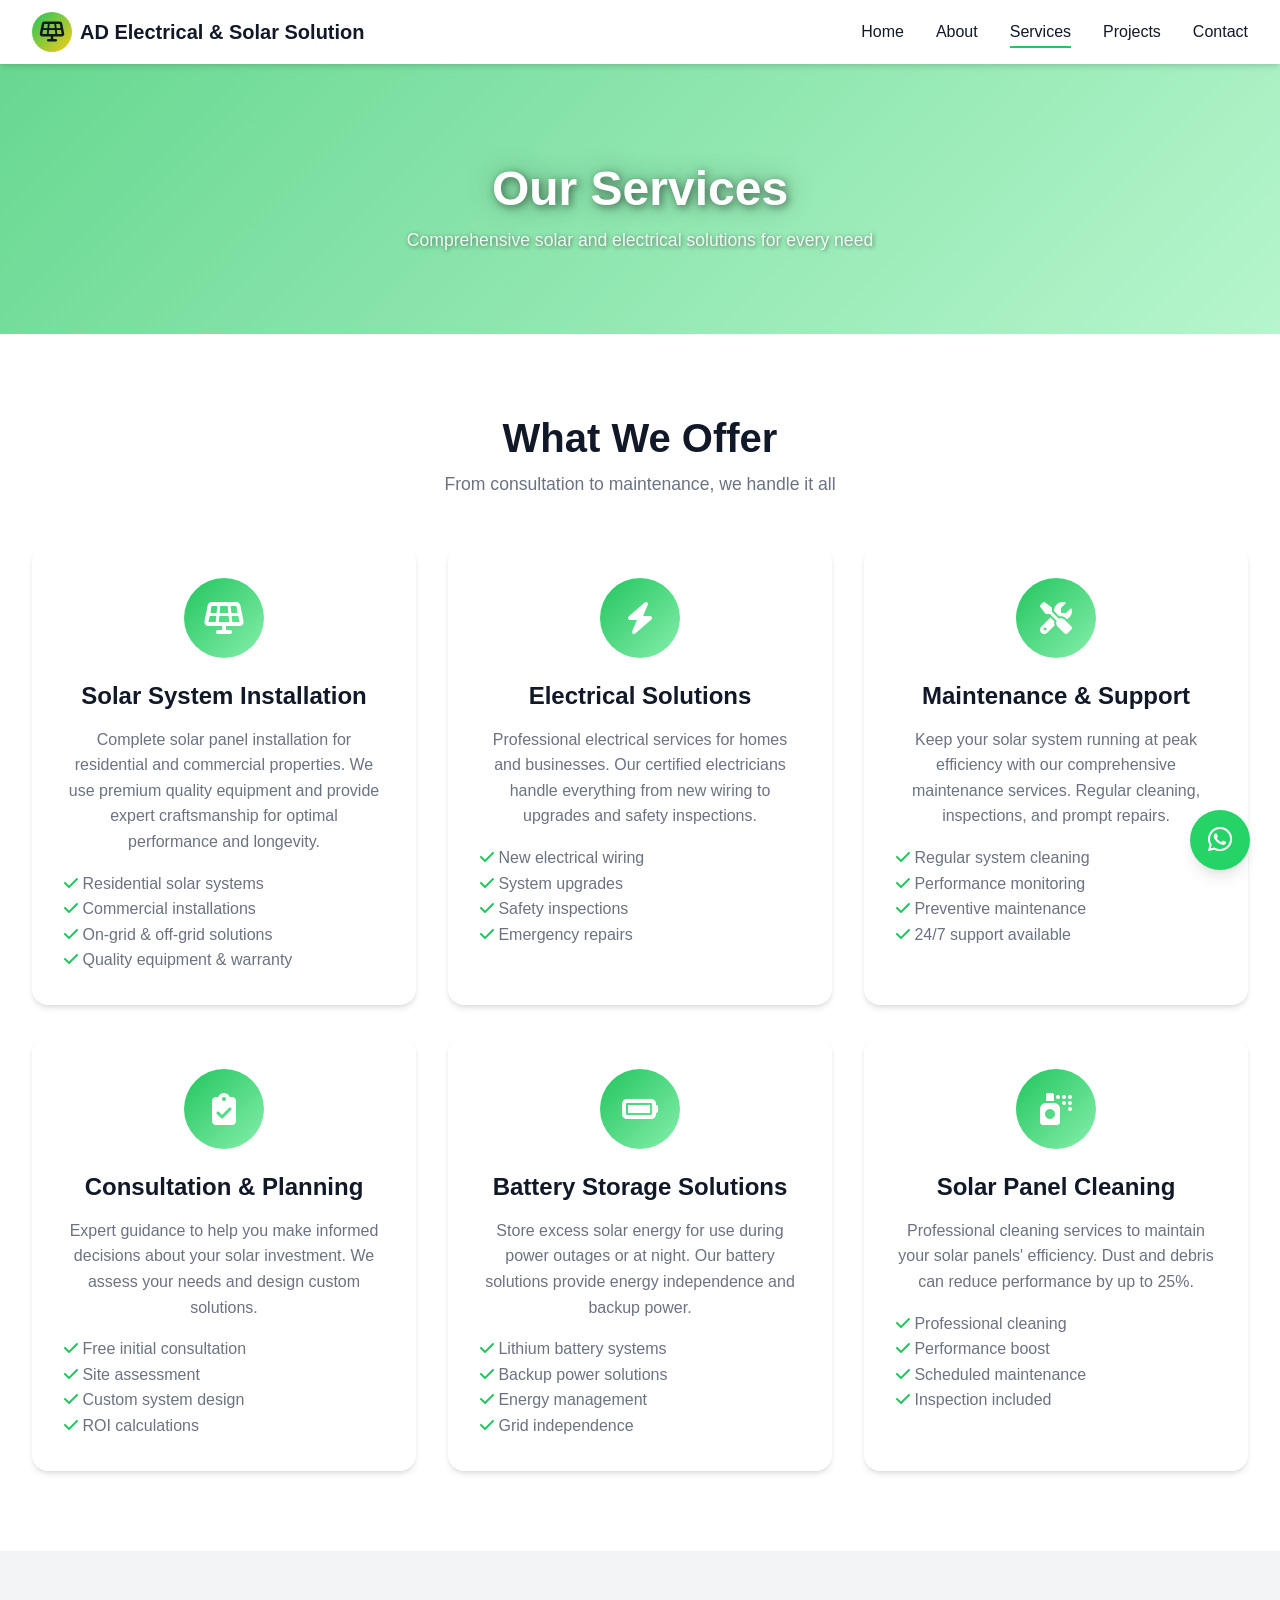
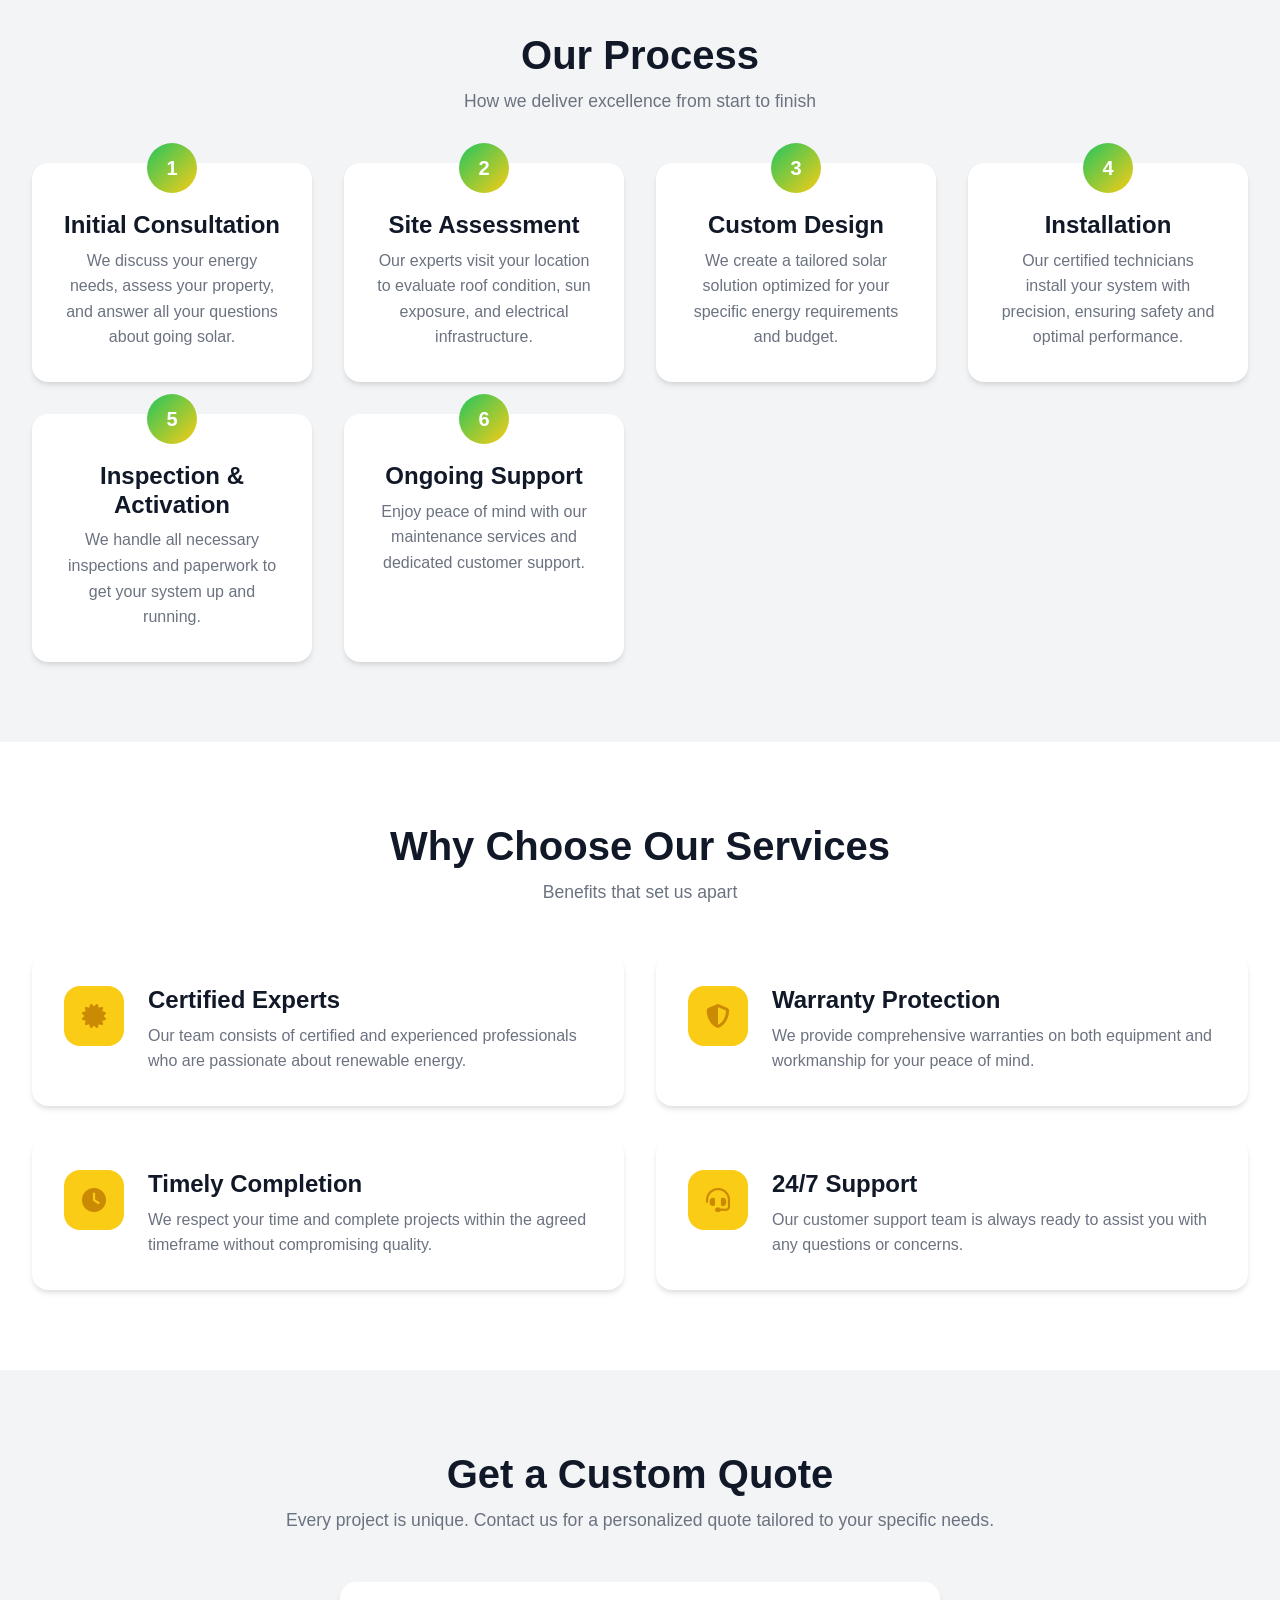
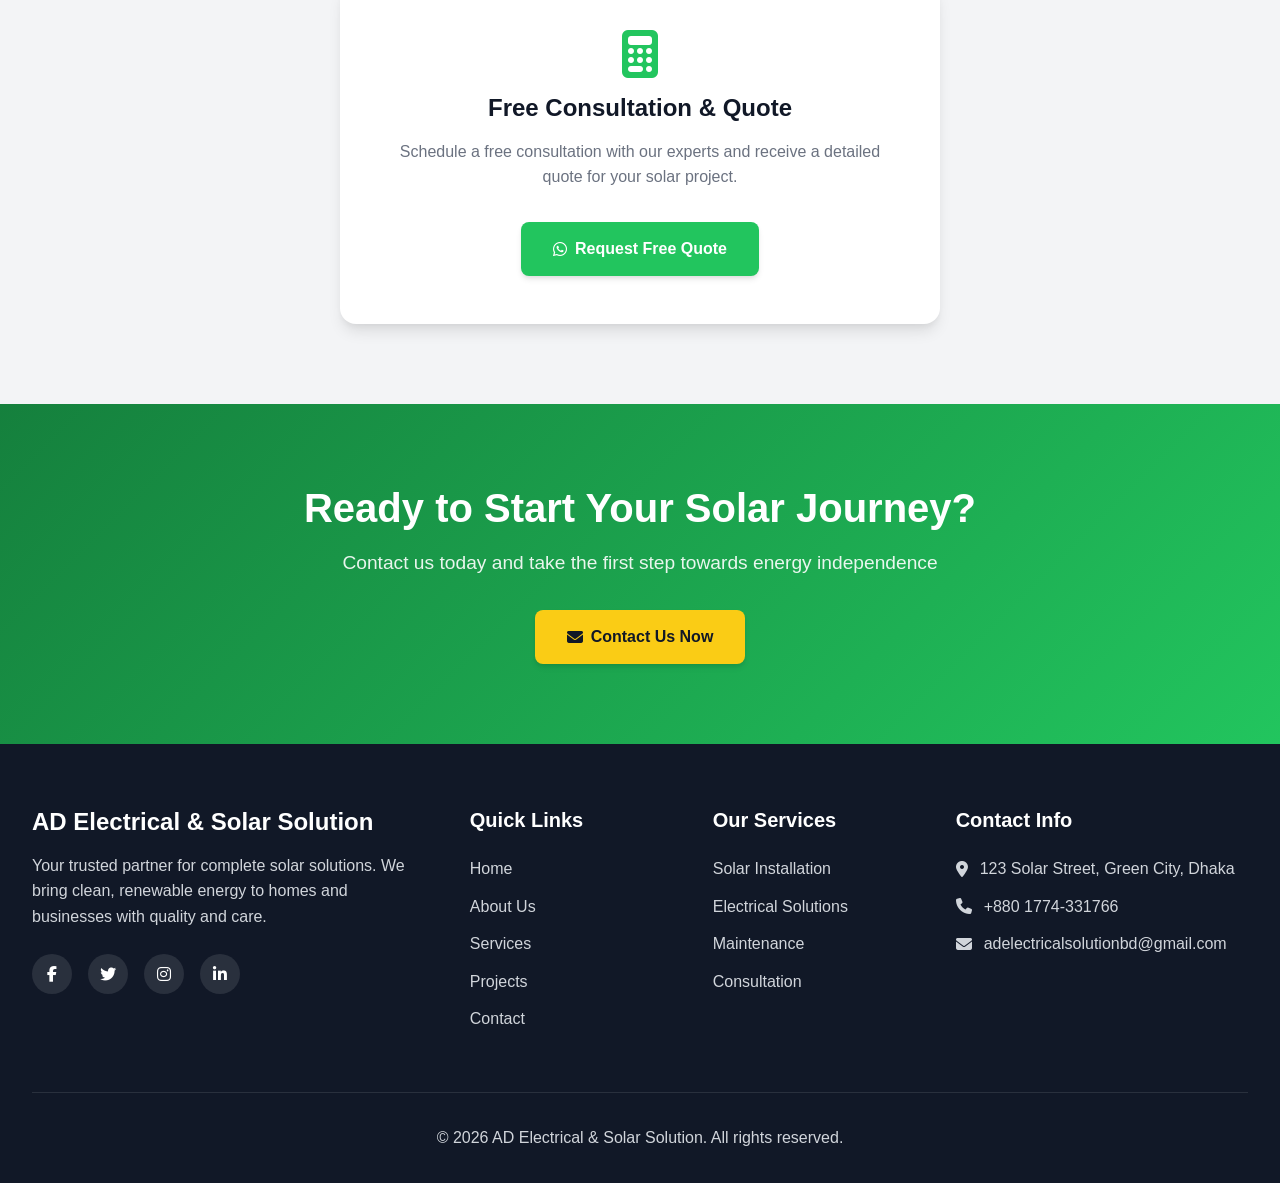
<file: services.html>
<!DOCTYPE html>
<html lang="en">
<head>
  <meta charset="UTF-8">
  <meta name="viewport" content="width=device-width, initial-scale=1.0">
  <title>Our Services | AD Electrical & Solar Solution</title>
  <meta name="description" content="Explore our comprehensive solar and electrical services including installation, maintenance, consultation, and more.">
  <link rel="stylesheet" href="assets/css/styles.css">
  <link rel="stylesheet" href="https://cdnjs.cloudflare.com/ajax/libs/font-awesome/6.4.0/css/all.min.css">
</head>
<body>
  <!-- Navbar -->
  <nav class="navbar scrolled">
    <div class="container">
      <a href="index.html" class="logo">
        <div class="logo-icon">
          <i class="fas fa-solar-panel"></i>
        </div>
        <span>AD Electrical & Solar Solution</span>
      </a>
      
      <ul class="nav-links">
        <li><a href="index.html">Home</a></li>
        <li><a href="about.html">About</a></li>
        <li><a href="services.html" class="active">Services</a></li>
        <li><a href="projects.html">Projects</a></li>
        <li><a href="contact.html">Contact</a></li>
      </ul>
      
      <button class="mobile-menu-btn" aria-label="Toggle menu">
        <span></span>
        <span></span>
        <span></span>
      </button>
    </div>
  </nav>
  
  <!-- Mobile Navigation -->
  <div class="mobile-nav">
    <a href="index.html">Home</a>
    <a href="about.html">About</a>
    <a href="services.html" class="active">Services</a>
    <a href="projects.html">Projects</a>
    <a href="contact.html">Contact</a>
  </div>
  <div class="overlay"></div>

  <!-- Page Banner -->
  <section class="page-banner">
    <div class="container">
      <h1>Our Services</h1>
      <p>Comprehensive solar and electrical solutions for every need</p>
    </div>
  </section>

  <!-- Services Grid Section -->
  <section class="section section-white">
    <div class="container">
      <h2 class="section-title fade-in">What We Offer</h2>
      <p class="section-subtitle fade-in">From consultation to maintenance, we handle it all</p>
      
      <div class="services-grid">
        <div class="service-card fade-in">
          <div class="service-icon">
            <i class="fas fa-solar-panel"></i>
          </div>
          <h3>Solar System Installation</h3>
          <p>Complete solar panel installation for residential and commercial properties. We use premium quality equipment and provide expert craftsmanship for optimal performance and longevity.</p>
          <ul style="text-align: left; margin-top: 1rem; color: var(--text-light);">
            <li><i class="fas fa-check text-primary"></i> Residential solar systems</li>
            <li><i class="fas fa-check text-primary"></i> Commercial installations</li>
            <li><i class="fas fa-check text-primary"></i> On-grid & off-grid solutions</li>
            <li><i class="fas fa-check text-primary"></i> Quality equipment & warranty</li>
          </ul>
        </div>
        
        <div class="service-card fade-in">
          <div class="service-icon">
            <i class="fas fa-bolt"></i>
          </div>
          <h3>Electrical Solutions</h3>
          <p>Professional electrical services for homes and businesses. Our certified electricians handle everything from new wiring to upgrades and safety inspections.</p>
          <ul style="text-align: left; margin-top: 1rem; color: var(--text-light);">
            <li><i class="fas fa-check text-primary"></i> New electrical wiring</li>
            <li><i class="fas fa-check text-primary"></i> System upgrades</li>
            <li><i class="fas fa-check text-primary"></i> Safety inspections</li>
            <li><i class="fas fa-check text-primary"></i> Emergency repairs</li>
          </ul>
        </div>
        
        <div class="service-card fade-in">
          <div class="service-icon">
            <i class="fas fa-tools"></i>
          </div>
          <h3>Maintenance & Support</h3>
          <p>Keep your solar system running at peak efficiency with our comprehensive maintenance services. Regular cleaning, inspections, and prompt repairs.</p>
          <ul style="text-align: left; margin-top: 1rem; color: var(--text-light);">
            <li><i class="fas fa-check text-primary"></i> Regular system cleaning</li>
            <li><i class="fas fa-check text-primary"></i> Performance monitoring</li>
            <li><i class="fas fa-check text-primary"></i> Preventive maintenance</li>
            <li><i class="fas fa-check text-primary"></i> 24/7 support available</li>
          </ul>
        </div>
        
        <div class="service-card fade-in">
          <div class="service-icon">
            <i class="fas fa-clipboard-check"></i>
          </div>
          <h3>Consultation & Planning</h3>
          <p>Expert guidance to help you make informed decisions about your solar investment. We assess your needs and design custom solutions.</p>
          <ul style="text-align: left; margin-top: 1rem; color: var(--text-light);">
            <li><i class="fas fa-check text-primary"></i> Free initial consultation</li>
            <li><i class="fas fa-check text-primary"></i> Site assessment</li>
            <li><i class="fas fa-check text-primary"></i> Custom system design</li>
            <li><i class="fas fa-check text-primary"></i> ROI calculations</li>
          </ul>
        </div>
        
        <div class="service-card fade-in">
          <div class="service-icon">
            <i class="fas fa-battery-full"></i>
          </div>
          <h3>Battery Storage Solutions</h3>
          <p>Store excess solar energy for use during power outages or at night. Our battery solutions provide energy independence and backup power.</p>
          <ul style="text-align: left; margin-top: 1rem; color: var(--text-light);">
            <li><i class="fas fa-check text-primary"></i> Lithium battery systems</li>
            <li><i class="fas fa-check text-primary"></i> Backup power solutions</li>
            <li><i class="fas fa-check text-primary"></i> Energy management</li>
            <li><i class="fas fa-check text-primary"></i> Grid independence</li>
          </ul>
        </div>
        
        <div class="service-card fade-in">
          <div class="service-icon">
            <i class="fas fa-spray-can"></i>
          </div>
          <h3>Solar Panel Cleaning</h3>
          <p>Professional cleaning services to maintain your solar panels' efficiency. Dust and debris can reduce performance by up to 25%.</p>
          <ul style="text-align: left; margin-top: 1rem; color: var(--text-light);">
            <li><i class="fas fa-check text-primary"></i> Professional cleaning</li>
            <li><i class="fas fa-check text-primary"></i> Performance boost</li>
            <li><i class="fas fa-check text-primary"></i> Scheduled maintenance</li>
            <li><i class="fas fa-check text-primary"></i> Inspection included</li>
          </ul>
        </div>
      </div>
    </div>
  </section>

  <!-- Our Process Section -->
  <section class="section section-light">
    <div class="container">
      <h2 class="section-title fade-in">Our Process</h2>
      <p class="section-subtitle fade-in">How we deliver excellence from start to finish</p>
      
      <div class="process-grid">
        <div class="process-card fade-in">
          <h3>Initial Consultation</h3>
          <p>We discuss your energy needs, assess your property, and answer all your questions about going solar.</p>
        </div>
        
        <div class="process-card fade-in">
          <h3>Site Assessment</h3>
          <p>Our experts visit your location to evaluate roof condition, sun exposure, and electrical infrastructure.</p>
        </div>
        
        <div class="process-card fade-in">
          <h3>Custom Design</h3>
          <p>We create a tailored solar solution optimized for your specific energy requirements and budget.</p>
        </div>
        
        <div class="process-card fade-in">
          <h3>Installation</h3>
          <p>Our certified technicians install your system with precision, ensuring safety and optimal performance.</p>
        </div>
        
        <div class="process-card fade-in">
          <h3>Inspection & Activation</h3>
          <p>We handle all necessary inspections and paperwork to get your system up and running.</p>
        </div>
        
        <div class="process-card fade-in">
          <h3>Ongoing Support</h3>
          <p>Enjoy peace of mind with our maintenance services and dedicated customer support.</p>
        </div>
      </div>
    </div>
  </section>

  <!-- Why Our Services Section -->
  <section class="section section-white">
    <div class="container">
      <h2 class="section-title fade-in">Why Choose Our Services</h2>
      <p class="section-subtitle fade-in">Benefits that set us apart</p>
      
      <div class="why-choose-grid">
        <div class="why-choose-card fade-in">
          <div class="why-choose-icon">
            <i class="fas fa-certificate"></i>
          </div>
          <div class="why-choose-content">
            <h3>Certified Experts</h3>
            <p>Our team consists of certified and experienced professionals who are passionate about renewable energy.</p>
          </div>
        </div>
        
        <div class="why-choose-card fade-in">
          <div class="why-choose-icon">
            <i class="fas fa-shield-alt"></i>
          </div>
          <div class="why-choose-content">
            <h3>Warranty Protection</h3>
            <p>We provide comprehensive warranties on both equipment and workmanship for your peace of mind.</p>
          </div>
        </div>
        
        <div class="why-choose-card fade-in">
          <div class="why-choose-icon">
            <i class="fas fa-clock"></i>
          </div>
          <div class="why-choose-content">
            <h3>Timely Completion</h3>
            <p>We respect your time and complete projects within the agreed timeframe without compromising quality.</p>
          </div>
        </div>
        
        <div class="why-choose-card fade-in">
          <div class="why-choose-icon">
            <i class="fas fa-headset"></i>
          </div>
          <div class="why-choose-content">
            <h3>24/7 Support</h3>
            <p>Our customer support team is always ready to assist you with any questions or concerns.</p>
          </div>
        </div>
      </div>
    </div>
  </section>

  <!-- Pricing Info Section -->
  <section class="section section-light">
    <div class="container">
      <div class="text-center fade-in">
        <h2 class="section-title">Get a Custom Quote</h2>
        <p class="section-subtitle">Every project is unique. Contact us for a personalized quote tailored to your specific needs.</p>
        <div style="background: white; padding: 3rem; border-radius: 1rem; box-shadow: var(--shadow-lg); max-width: 600px; margin: 0 auto;">
          <i class="fas fa-calculator text-primary" style="font-size: 3rem; margin-bottom: 1rem;"></i>
          <h3 style="margin-bottom: 1rem;">Free Consultation & Quote</h3>
          <p style="margin-bottom: 2rem;">Schedule a free consultation with our experts and receive a detailed quote for your solar project.</p>
          <a href="https://wa.me/8801774331766" target="_blank" rel="noopener noreferrer" class="btn btn-primary">
            <i class="fab fa-whatsapp"></i> Request Free Quote
          </a>
        </div>
      </div>
    </div>
  </section>

  <!-- CTA Section -->
  <section class="section" style="background: linear-gradient(135deg, var(--dark-green), var(--primary-green));">
    <div class="container">
      <div class="text-center" style="color: white;">
        <h2 class="fade-in" style="color: white; margin-bottom: 1rem;">Ready to Start Your Solar Journey?</h2>
        <p class="fade-in" style="color: rgba(255,255,255,0.9); font-size: 1.2rem; margin-bottom: 2rem;">Contact us today and take the first step towards energy independence</p>
        <a href="contact.html" class="btn btn-secondary fade-in">
          <i class="fas fa-envelope"></i> Contact Us Now
        </a>
      </div>
    </div>
  </section>

  <!-- WhatsApp Float Button -->
  <a href="https://wa.me/8801774331766" class="whatsapp-float" target="_blank" rel="noopener noreferrer" aria-label="Chat on WhatsApp">
    <i class="fab fa-whatsapp"></i>
  </a>

  <!-- Footer -->
  <footer class="footer">
    <div class="container">
      <div class="footer-grid">
        <div class="footer-brand">
          <h3>AD Electrical & Solar Solution</h3>
          <p>Your trusted partner for complete solar solutions. We bring clean, renewable energy to homes and businesses with quality and care.</p>
          <div class="footer-social">
            <a href="https://www.facebook.com/profile.php?id=61582756833952" target="_blank" aria-label="Facebook"><i class="fab fa-facebook-f"></i></a>
            <a href="#" aria-label="Twitter"><i class="fab fa-twitter"></i></a>
            <a href="#" aria-label="Instagram"><i class="fab fa-instagram"></i></a>
            <a href="#" aria-label="LinkedIn"><i class="fab fa-linkedin-in"></i></a>
          </div>
        </div>
        
        <div class="footer-links">
          <h4>Quick Links</h4>
          <ul>
            <li><a href="index.html">Home</a></li>
            <li><a href="about.html">About Us</a></li>
            <li><a href="services.html">Services</a></li>
            <li><a href="projects.html">Projects</a></li>
            <li><a href="contact.html">Contact</a></li>
          </ul>
        </div>
        
        <div class="footer-links">
          <h4>Our Services</h4>
          <ul>
            <li><a href="services.html">Solar Installation</a></li>
            <li><a href="services.html">Electrical Solutions</a></li>
            <li><a href="services.html">Maintenance</a></li>
            <li><a href="services.html">Consultation</a></li>
          </ul>
        </div>
        
        <div class="footer-contact">
          <h4>Contact Info</h4>
          <p><i class="fas fa-map-marker-alt"></i> 123 Solar Street, Green City, Dhaka</p>
          <p><i class="fas fa-phone"></i> +880 1774-331766</p>
          <p><i class="fas fa-envelope"></i> adelectricalsolutionbd@gmail.com</p>
        </div>
      </div>
      
      <div class="footer-bottom">
        <p>&copy; <span class="current-year"></span> AD Electrical & Solar Solution. All rights reserved.</p>
      </div>
    </div>
  </footer>

  <script src="assets/js/main.js"></script>
</body>
</html>
</file>
<file: assets/css/styles.css>
/* ============================================
   AD Electrical & Solar Solution - Stylesheet
   ============================================ */

/* CSS Variables */
:root {
  --primary-green: #22c55e;
  --dark-green: #15803d;
  --light-green: #86efac;
  --secondary-yellow: #facc15;
  --dark-yellow: #ca8a04;
  --white: #ffffff;
  --off-white: #fafafa;
  --light-gray: #f3f4f6;
  --medium-gray: #d1d5db;
  --dark-gray: #4b5563;
  --text-dark: #111827;
  --text-light: #6b7280;
  --shadow-sm: 0 1px 2px 0 rgba(0, 0, 0, 0.05);
  --shadow-md: 0 4px 6px -1px rgba(0, 0, 0, 0.1), 0 2px 4px -1px rgba(0, 0, 0, 0.06);
  --shadow-lg: 0 10px 15px -3px rgba(0, 0, 0, 0.1), 0 4px 6px -2px rgba(0, 0, 0, 0.05);
  --shadow-xl: 0 20px 25px -5px rgba(0, 0, 0, 0.1), 0 10px 10px -5px rgba(0, 0, 0, 0.04);
  --transition-fast: 0.15s ease;
  --transition-normal: 0.3s ease;
  --transition-slow: 0.5s ease;
}

/* Reset & Base */
*, *::before, *::after {
  box-sizing: border-box;
  margin: 0;
  padding: 0;
}

html {
  scroll-behavior: smooth;
}

body {
  font-family: 'Segoe UI', Tahoma, Geneva, Verdana, sans-serif;
  line-height: 1.6;
  color: var(--text-dark);
  background-color: var(--white);
  overflow-x: hidden;
}

img {
  max-width: 100%;
  height: auto;
  display: block;
}

a {
  text-decoration: none;
  color: inherit;
  transition: color var(--transition-fast);
}

ul {
  list-style: none;
}

button {
  cursor: pointer;
  border: none;
  background: none;
  font-family: inherit;
}

input, textarea {
  font-family: inherit;
}

/* Container */
.container {
  width: 100%;
  max-width: 1280px;
  margin: 0 auto;
  padding: 0 1rem;
}

@media (min-width: 640px) {
  .container {
    padding: 0 1.5rem;
  }
}

@media (min-width: 1024px) {
  .container {
    padding: 0 2rem;
  }
}

/* Typography */
h1, h2, h3, h4, h5, h6 {
  font-weight: 700;
  line-height: 1.2;
}

h1 {
  font-size: 2.5rem;
}

h2 {
  font-size: 2rem;
}

h3 {
  font-size: 1.5rem;
}

h4 {
  font-size: 1.25rem;
}

p {
  color: var(--text-light);
}

.section-title {
  font-size: 2rem;
  text-align: center;
  margin-bottom: 0.5rem;
  color: var(--text-dark);
}

.section-subtitle {
  text-align: center;
  color: var(--text-light);
  margin-bottom: 3rem;
  font-size: 1.1rem;
}

@media (min-width: 768px) {
  h1 {
    font-size: 3.5rem;
  }
  
  h2 {
    font-size: 2.5rem;
  }
  
  .section-title {
    font-size: 2.5rem;
  }
}

/* Buttons */
.btn {
  display: inline-flex;
  align-items: center;
  justify-content: center;
  padding: 0.875rem 2rem;
  font-size: 1rem;
  font-weight: 600;
  border-radius: 0.5rem;
  transition: all var(--transition-normal);
  gap: 0.5rem;
}

.btn-primary {
  background-color: var(--primary-green);
  color: var(--white);
  box-shadow: var(--shadow-md);
}

.btn-primary:hover {
  background-color: var(--dark-green);
  transform: translateY(-2px);
  box-shadow: var(--shadow-lg);
}

.btn-secondary {
  background-color: var(--secondary-yellow);
  color: var(--text-dark);
  box-shadow: var(--shadow-md);
}

.btn-secondary:hover {
  background-color: var(--dark-yellow);
  transform: translateY(-2px);
  box-shadow: var(--shadow-lg);
}

.btn-outline {
  background-color: transparent;
  color: var(--primary-green);
  border: 2px solid var(--primary-green);
}

.btn-outline:hover {
  background-color: var(--primary-green);
  color: var(--white);
}

.btn-white {
  background-color: var(--white);
  color: var(--primary-green);
  box-shadow: var(--shadow-md);
}

.btn-white:hover {
  background-color: var(--light-gray);
  transform: translateY(-2px);
}

/* Navbar */
.navbar {
  position: fixed;
  top: 0;
  left: 0;
  right: 0;
  z-index: 1000;
  background-color: var(--white);
  box-shadow: var(--shadow-md);
  transition: all var(--transition-normal);
  padding: 0.75rem 0;
}

.navbar .container {
  display: flex;
  align-items: center;
  justify-content: space-between;
}

.logo {
  font-size: 1.25rem;
  font-weight: 700;
  color: var(--text-dark);
  display: flex;
  align-items: center;
  gap: 0.5rem;
}

.logo-icon {
  width: 40px;
  height: 40px;
  background: linear-gradient(135deg, var(--primary-green), var(--secondary-yellow));
  border-radius: 50%;
  display: flex;
  align-items: center;
  justify-content: center;
}

.nav-links {
  display: none;
  align-items: center;
  gap: 2rem;
}

.nav-links a {
  color: var(--text-dark);
  font-weight: 500;
  position: relative;
  padding: 0.5rem 0;
}

.nav-links a::after {
  content: '';
  position: absolute;
  bottom: 0;
  left: 0;
  width: 0;
  height: 2px;
  background-color: var(--primary-green);
  transition: width var(--transition-normal);
}

.nav-links a:hover::after,
.nav-links a.active::after {
  width: 100%;
}

.mobile-menu-btn {
  display: flex;
  flex-direction: column;
  gap: 5px;
  padding: 0.5rem;
  z-index: 1001;
}

.mobile-menu-btn span {
  display: block;
  width: 25px;
  height: 3px;
  background-color: var(--text-dark);
  border-radius: 3px;
  transition: all var(--transition-normal);
}

.mobile-menu-btn.active span:nth-child(1) {
  transform: rotate(45deg) translate(5px, 5px);
}

.mobile-menu-btn.active span:nth-child(2) {
  opacity: 0;
}

.mobile-menu-btn.active span:nth-child(3) {
  transform: rotate(-45deg) translate(7px, -6px);
}

.mobile-nav {
  position: fixed;
  top: 0;
  right: -100%;
  width: 80%;
  max-width: 300px;
  height: 100vh;
  background-color: var(--white);
  padding: 6rem 2rem 2rem;
  transition: right var(--transition-normal);
  box-shadow: var(--shadow-xl);
  z-index: 999;
}

.mobile-nav.active {
  right: 0;
}

.mobile-nav a {
  display: block;
  padding: 1rem 0;
  color: var(--text-dark);
  font-weight: 500;
  font-size: 1.1rem;
  border-bottom: 1px solid var(--light-gray);
}

.mobile-nav a:hover,
.mobile-nav a.active {
  color: var(--primary-green);
}

.overlay {
  position: fixed;
  top: 0;
  left: 0;
  right: 0;
  bottom: 0;
  background-color: rgba(0, 0, 0, 0.5);
  opacity: 0;
  visibility: hidden;
  transition: all var(--transition-normal);
  z-index: 998;
}

.overlay.active {
  opacity: 1;
  visibility: visible;
}

@media (min-width: 1024px) {
  .nav-links {
    display: flex;
  }
  
  .mobile-menu-btn {
    display: none;
  }
}

/* Hero Section */
.hero {
  min-height: 100vh;
  display: flex;
  align-items: center;
  justify-content: center;
  position: relative;
  background-image: url('https://images.unsplash.com/photo-1509391366360-2e959784a276?w=1920&q=80');
  background-size: cover;
  background-position: center;
  background-attachment: fixed;
  padding-top: 80px;
  text-align: center;
}

.hero::before {
  content: '';
  position: absolute;
  top: 0;
  left: 0;
  right: 0;
  bottom: 0;
  background: linear-gradient(135deg, rgba(21, 128, 61, 0.7), rgba(34, 197, 94, 0.5));
  z-index: 1;
}

.hero .container {
  position: relative;
  z-index: 2;
}

.hero-content {
  text-align: center;
  color: var(--white);
  max-width: 900px;
  padding: 2rem;
  margin: 0 auto;
  display: flex;
  flex-direction: column;
  align-items: center;
  justify-content: center;
}

.hero h1 {
  margin-bottom: 1.5rem;
  text-shadow: 0 4px 20px rgba(0, 0, 0, 0.3);
  font-size: 3.5rem;
  font-weight: 800;
  letter-spacing: -0.02em;
  background: linear-gradient(135deg, #ffffff 0%, #facc15 50%, #22c55e 100%);
  -webkit-background-clip: text;
  -webkit-text-fill-color: transparent;
  background-clip: text;
}

.hero p {
  font-size: 1.35rem;
  margin-bottom: 2.5rem;
  color: rgba(255, 255, 255, 0.95);
  text-shadow: 0 2px 10px rgba(0, 0, 0, 0.2);
  line-height: 1.7;
  max-width: 700px;
  margin-left: auto;
  margin-right: auto;
  font-weight: 400;
}

@media (min-width: 768px) {
  .hero h1 {
    font-size: 4rem;
  }
  
  .hero p {
    font-size: 1.5rem;
  }
}

.hero-buttons {
  display: flex;
  flex-direction: column;
  gap: 1rem;
  justify-content: center;
  align-items: center;
}

@media (min-width: 640px) {
  .hero-buttons {
    flex-direction: row;
  }
}

/* Page Banner */
.page-banner {
  position: relative;
  background-image: url('https://images.unsplash.com/photo-1497440001374-f26997328c1b?w=1920&q=80');
  background-size: cover;
  background-position: center;
  padding: 10rem 0 5rem;
  text-align: center;
  color: var(--white);
}

.page-banner::before {
  content: '';
  position: absolute;
  top: 0;
  left: 0;
  right: 0;
  bottom: 0;
  background: linear-gradient(135deg, rgba(34, 197, 94, 0.7), rgba(134, 239, 172, 0.6));
  z-index: 1;
}

.page-banner .container {
  position: relative;
  z-index: 2;
}

.page-banner h1 {
  font-size: 3rem;
  margin-bottom: 1rem;
  text-shadow: 2px 2px 8px rgba(0, 0, 0, 0.5), 0 0 30px rgba(0, 0, 0, 0.3);
}

.page-banner p {
  font-size: 1.25rem;
  color: #ffffff;
  max-width: 600px;
  margin: 0 auto;
  text-shadow: 1px 1px 4px rgba(0, 0, 0, 0.5);
  font-weight: 500;
}

.page-banner h1 {
  margin-bottom: 0.5rem;
}

.page-banner p {
  color: rgba(255, 255, 255, 0.9);
  font-size: 1.1rem;
}

/* Section Spacing */
.section {
  padding: 5rem 0;
}

.section-light {
  background-color: var(--light-gray);
}

.section-white {
  background-color: var(--white);
}

/* About Section */
.about-content {
  display: grid;
  grid-template-columns: 1fr;
  gap: 3rem;
  align-items: center;
}

.about-image {
  position: relative;
  border-radius: 1rem;
  overflow: hidden;
  box-shadow: var(--shadow-xl);
}

.about-image img {
  width: 100%;
  height: 400px;
  object-fit: cover;
}

.about-text h2 {
  margin-bottom: 1.5rem;
  color: var(--text-dark);
}

.about-text p {
  margin-bottom: 1rem;
  font-size: 1.05rem;
}

.about-features {
  margin-top: 2rem;
  display: grid;
  gap: 1rem;
}

.about-feature {
  display: flex;
  align-items: center;
  gap: 1rem;
}

.about-feature-icon {
  width: 50px;
  height: 50px;
  background-color: var(--light-green);
  border-radius: 50%;
  display: flex;
  align-items: center;
  justify-content: center;
  color: var(--dark-green);
  flex-shrink: 0;
}

@media (min-width: 1024px) {
  .about-content {
    grid-template-columns: 1fr 1fr;
  }
}

/* Services Section */
.services-grid {
  display: grid;
  grid-template-columns: 1fr;
  gap: 2rem;
}

.service-card {
  background-color: var(--white);
  padding: 2rem;
  border-radius: 1rem;
  box-shadow: var(--shadow-md);
  transition: all var(--transition-normal);
  text-align: center;
}

.service-card:hover {
  transform: translateY(-10px);
  box-shadow: var(--shadow-xl);
}

.service-icon {
  width: 80px;
  height: 80px;
  background: linear-gradient(135deg, var(--primary-green), var(--light-green));
  border-radius: 50%;
  display: flex;
  align-items: center;
  justify-content: center;
  margin: 0 auto 1.5rem;
  color: var(--white);
  font-size: 2rem;
}

.service-card h3 {
  margin-bottom: 1rem;
  color: var(--text-dark);
}

.service-card p {
  color: var(--text-light);
}

@media (min-width: 640px) {
  .services-grid {
    grid-template-columns: repeat(2, 1fr);
  }
}

@media (min-width: 1024px) {
  .services-grid {
    grid-template-columns: repeat(3, 1fr);
  }
}

/* Why Choose Us Section */
.why-choose-grid {
  display: grid;
  grid-template-columns: 1fr;
  gap: 2rem;
}

.why-choose-card {
  display: flex;
  gap: 1.5rem;
  padding: 2rem;
  background-color: var(--white);
  border-radius: 1rem;
  box-shadow: var(--shadow-md);
  transition: all var(--transition-normal);
}

.why-choose-card:hover {
  transform: translateY(-5px);
  box-shadow: var(--shadow-lg);
}

.why-choose-icon {
  width: 60px;
  height: 60px;
  background-color: var(--secondary-yellow);
  border-radius: 1rem;
  display: flex;
  align-items: center;
  justify-content: center;
  color: var(--dark-yellow);
  font-size: 1.5rem;
  flex-shrink: 0;
}

.why-choose-content h3 {
  margin-bottom: 0.5rem;
  color: var(--text-dark);
}

@media (min-width: 768px) {
  .why-choose-grid {
    grid-template-columns: repeat(2, 1fr);
  }
}

/* Testimonials Section */
.testimonials-grid {
  display: grid;
  grid-template-columns: 1fr;
  gap: 2rem;
}

.testimonial-card {
  background-color: var(--white);
  padding: 2rem;
  border-radius: 1rem;
  box-shadow: var(--shadow-md);
  position: relative;
}

.testimonial-card::before {
  content: '"';
  font-size: 4rem;
  color: var(--light-green);
  position: absolute;
  top: 0;
  right: 1.5rem;
  line-height: 1;
  font-family: Georgia, serif;
}

.testimonial-text {
  font-style: italic;
  margin-bottom: 1.5rem;
  color: var(--text-light);
}

.testimonial-author {
  display: flex;
  align-items: center;
  gap: 1rem;
}

.testimonial-avatar {
  width: 50px;
  height: 50px;
  background: linear-gradient(135deg, var(--primary-green), var(--secondary-yellow));
  border-radius: 50%;
  display: flex;
  align-items: center;
  justify-content: center;
  color: var(--white);
  font-weight: 600;
}

.testimonial-info h4 {
  color: var(--text-dark);
  margin-bottom: 0.25rem;
}

.testimonial-info p {
  font-size: 0.875rem;
}

@media (min-width: 768px) {
  .testimonials-grid {
    grid-template-columns: repeat(2, 1fr);
  }
}

@media (min-width: 1024px) {
  .testimonials-grid {
    grid-template-columns: repeat(3, 1fr);
  }
}

/* Projects Gallery */
.projects-grid {
  display: grid;
  grid-template-columns: 1fr;
  gap: 1.5rem;
}

.project-card {
  position: relative;
  border-radius: 1rem;
  overflow: hidden;
  cursor: pointer;
  box-shadow: var(--shadow-md);
}

.project-card img {
  width: 100%;
  height: 300px;
  object-fit: cover;
  transition: transform var(--transition-slow);
}

.project-card:hover img {
  transform: scale(1.1);
}

.project-overlay {
  position: absolute;
  top: 0;
  left: 0;
  right: 0;
  bottom: 0;
  background: linear-gradient(to top, rgba(0, 0, 0, 0.8), transparent);
  display: flex;
  flex-direction: column;
  justify-content: flex-end;
  padding: 1.5rem;
  opacity: 0;
  transition: opacity var(--transition-normal);
}

.project-card:hover .project-overlay {
  opacity: 1;
}

.project-overlay h3 {
  color: var(--white);
  margin-bottom: 0.5rem;
}

.project-overlay p {
  color: rgba(255, 255, 255, 0.8);
}

@media (min-width: 640px) {
  .projects-grid {
    grid-template-columns: repeat(2, 1fr);
  }
}

@media (min-width: 1024px) {
  .projects-grid {
    grid-template-columns: repeat(3, 1fr);
  }
}

/* Lightbox */
.lightbox {
  position: fixed;
  top: 0;
  left: 0;
  right: 0;
  bottom: 0;
  background-color: rgba(0, 0, 0, 0.95);
  display: flex;
  align-items: center;
  justify-content: center;
  z-index: 2000;
  opacity: 0;
  visibility: hidden;
  transition: all var(--transition-normal);
}

.lightbox.active {
  opacity: 1;
  visibility: visible;
}

.lightbox-content {
  position: relative;
  max-width: 90%;
  max-height: 90%;
}

.lightbox img {
  max-width: 100%;
  max-height: 85vh;
  border-radius: 0.5rem;
}

.lightbox-close {
  position: absolute;
  top: -50px;
  right: 0;
  color: var(--white);
  font-size: 2.5rem;
  cursor: pointer;
  transition: color var(--transition-fast);
}

.lightbox-close:hover {
  color: var(--secondary-yellow);
}

/* Contact Section */
.contact-content {
  display: grid;
  grid-template-columns: 1fr;
  gap: 3rem;
}

.contact-info {
  display: grid;
  gap: 1.5rem;
}

.contact-info-item {
  display: flex;
  align-items: flex-start;
  gap: 1rem;
  padding: 1.5rem;
  background-color: var(--white);
  border-radius: 1rem;
  box-shadow: var(--shadow-md);
}

.contact-info-icon {
  width: 50px;
  height: 50px;
  background-color: var(--light-green);
  border-radius: 50%;
  display: flex;
  align-items: center;
  justify-content: center;
  color: var(--dark-green);
  flex-shrink: 0;
}

.contact-info-content h3 {
  margin-bottom: 0.5rem;
  color: var(--text-dark);
}

.contact-form {
  background-color: var(--white);
  padding: 2rem;
  border-radius: 1rem;
  box-shadow: var(--shadow-lg);
}

.form-group {
  margin-bottom: 1.5rem;
}

.form-group label {
  display: block;
  margin-bottom: 0.5rem;
  font-weight: 500;
  color: var(--text-dark);
}

.form-group input,
.form-group textarea {
  width: 100%;
  padding: 0.875rem 1rem;
  border: 2px solid var(--light-gray);
  border-radius: 0.5rem;
  font-size: 1rem;
  transition: border-color var(--transition-fast);
}

.form-group input:focus,
.form-group textarea:focus {
  outline: none;
  border-color: var(--primary-green);
}

.form-group input.error,
.form-group textarea.error {
  border-color: #ef4444;
}

.error-message {
  color: #ef4444;
  font-size: 0.875rem;
  margin-top: 0.25rem;
  display: none;
}

.error-message.show {
  display: block;
}

.form-group textarea {
  resize: vertical;
  min-height: 120px;
}

@media (min-width: 1024px) {
  .contact-content {
    grid-template-columns: 1fr 1.5fr;
  }
}

/* Stats Section */
.stats-grid {
  display: grid;
  grid-template-columns: repeat(2, 1fr);
  gap: 2rem;
  text-align: center;
}

.stat-item {
  padding: 2rem;
  background-color: var(--white);
  border-radius: 1rem;
  box-shadow: var(--shadow-md);
}

.stat-number {
  font-size: 2.5rem;
  font-weight: 700;
  color: var(--primary-green);
  margin-bottom: 0.5rem;
}

.stat-label {
  color: var(--text-light);
  font-weight: 500;
}

@media (min-width: 768px) {
  .stats-grid {
    grid-template-columns: repeat(4, 1fr);
  }
}

/* Team Section */
.team-grid {
  display: grid;
  grid-template-columns: 1fr;
  gap: 2rem;
}

.team-card {
  background-color: var(--white);
  border-radius: 1rem;
  overflow: hidden;
  box-shadow: var(--shadow-md);
  text-align: center;
  transition: all var(--transition-normal);
}

.team-card:hover {
  transform: translateY(-5px);
  box-shadow: var(--shadow-lg);
}

.team-image {
  width: 100%;
  height: 250px;
  background: linear-gradient(135deg, var(--light-gray), var(--medium-gray));
  display: flex;
  align-items: center;
  justify-content: center;
  color: var(--dark-gray);
  font-size: 4rem;
}

.team-info {
  padding: 1.5rem;
}

.team-info h3 {
  margin-bottom: 0.25rem;
  color: var(--text-dark);
}

.team-info p {
  color: var(--primary-green);
  font-weight: 500;
}

@media (min-width: 640px) {
  .team-grid {
    grid-template-columns: repeat(2, 1fr);
  }
}

@media (min-width: 1024px) {
  .team-grid {
    grid-template-columns: repeat(4, 1fr);
  }
}

/* Process Section */
.process-grid {
  display: grid;
  grid-template-columns: 1fr;
  gap: 2rem;
  counter-reset: process;
}

.process-card {
  position: relative;
  padding: 2rem;
  background-color: var(--white);
  border-radius: 1rem;
  box-shadow: var(--shadow-md);
  text-align: center;
}

.process-card::before {
  counter-increment: process;
  content: counter(process);
  position: absolute;
  top: -20px;
  left: 50%;
  transform: translateX(-50%);
  width: 50px;
  height: 50px;
  background: linear-gradient(135deg, var(--primary-green), var(--secondary-yellow));
  border-radius: 50%;
  display: flex;
  align-items: center;
  justify-content: center;
  color: var(--white);
  font-weight: 700;
  font-size: 1.25rem;
}

.process-card h3 {
  margin-top: 1rem;
  margin-bottom: 0.5rem;
  color: var(--text-dark);
}

@media (min-width: 768px) {
  .process-grid {
    grid-template-columns: repeat(2, 1fr);
  }
}

@media (min-width: 1024px) {
  .process-grid {
    grid-template-columns: repeat(4, 1fr);
  }
}

/* WhatsApp Float Button */
.whatsapp-float {
  position: fixed;
  bottom: 30px;
  right: 30px;
  width: 60px;
  height: 60px;
  background-color: #25d366;
  border-radius: 50%;
  display: flex;
  align-items: center;
  justify-content: center;
  color: var(--white);
  font-size: 1.75rem;
  box-shadow: var(--shadow-lg);
  z-index: 999;
  transition: all var(--transition-normal);
  animation: pulse 2s infinite;
}

.whatsapp-float:hover {
  transform: scale(1.1);
  background-color: #128c7e;
}

@keyframes pulse {
  0%, 100% {
    box-shadow: 0 0 0 0 rgba(37, 211, 102, 0.7);
  }
  50% {
    box-shadow: 0 0 0 20px rgba(37, 211, 102, 0);
  }
}

/* Footer */
.footer {
  background-color: var(--text-dark);
  color: var(--white);
  padding: 4rem 0 2rem;
}

.footer-grid {
  display: grid;
  grid-template-columns: 1fr;
  gap: 3rem;
  margin-bottom: 3rem;
}

.footer-brand h3 {
  margin-bottom: 1rem;
  color: var(--white);
}

.footer-brand p {
  color: var(--medium-gray);
  margin-bottom: 1.5rem;
}

.footer-social {
  display: flex;
  gap: 1rem;
}

.footer-social a {
  width: 40px;
  height: 40px;
  background-color: rgba(255, 255, 255, 0.1);
  border-radius: 50%;
  display: flex;
  align-items: center;
  justify-content: center;
  transition: all var(--transition-fast);
}

.footer-social a:hover {
  background-color: var(--primary-green);
  transform: translateY(-3px);
}

.footer-email-btn {
  display: inline-flex;
  align-items: center;
  gap: 0.5rem;
  background-color: var(--primary-green);
  color: var(--white);
  padding: 0.75rem 1.5rem;
  border-radius: 0.5rem;
  font-weight: 600;
  margin-top: 1rem;
  transition: all var(--transition-normal);
}

.footer-email-btn:hover {
  background-color: var(--dark-green);
  transform: translateY(-2px);
}

.footer-links h4 {
  margin-bottom: 1.5rem;
  color: var(--white);
}

.footer-links ul li {
  margin-bottom: 0.75rem;
}

.footer-links ul li a {
  color: var(--medium-gray);
  transition: color var(--transition-fast);
}

.footer-links ul li a:hover {
  color: var(--primary-green);
}

.footer-contact h4 {
  margin-bottom: 1.5rem;
  color: var(--white);
}

.footer-contact p {
  color: var(--medium-gray);
  margin-bottom: 0.75rem;
  display: flex;
  align-items: center;
  gap: 0.75rem;
}

.footer-bottom {
  border-top: 1px solid rgba(255, 255, 255, 0.1);
  padding-top: 2rem;
  text-align: center;
}

.footer-bottom p {
  color: var(--medium-gray);
}

@media (min-width: 768px) {
  .footer-grid {
    grid-template-columns: repeat(2, 1fr);
  }
}

@media (min-width: 1024px) {
  .footer-grid {
    grid-template-columns: 2fr 1fr 1fr 1.5fr;
  }
}

/* Scroll Animations */
.fade-in {
  opacity: 0;
  transform: translateY(30px);
  transition: opacity 0.6s ease, transform 0.6s ease;
}

.fade-in.visible {
  opacity: 1;
  transform: translateY(0);
}

.fade-in-left {
  opacity: 0;
  transform: translateX(-30px);
  transition: opacity 0.6s ease, transform 0.6s ease;
}

.fade-in-left.visible {
  opacity: 1;
  transform: translateX(0);
}

.fade-in-right {
  opacity: 0;
  transform: translateX(30px);
  transition: opacity 0.6s ease, transform 0.6s ease;
}

.fade-in-right.visible {
  opacity: 1;
  transform: translateX(0);
}

/* Utility Classes */
.text-center {
  text-align: center;
}

.text-primary {
  color: var(--primary-green);
}

.text-secondary {
  color: var(--secondary-yellow);
}

.bg-light {
  background-color: var(--light-gray);
}

.mt-1 { margin-top: 0.5rem; }
.mt-2 { margin-top: 1rem; }
.mt-3 { margin-top: 1.5rem; }
.mt-4 { margin-top: 2rem; }

.mb-1 { margin-bottom: 0.5rem; }
.mb-2 { margin-bottom: 1rem; }
.mb-3 { margin-bottom: 1.5rem; }
.mb-4 { margin-bottom: 2rem; }

/* Success Message */
.success-message {
  background-color: var(--light-green);
  color: var(--dark-green);
  padding: 1rem;
  border-radius: 0.5rem;
  margin-bottom: 1rem;
  display: none;
}

.success-message.show {
  display: block;
}
</file>
